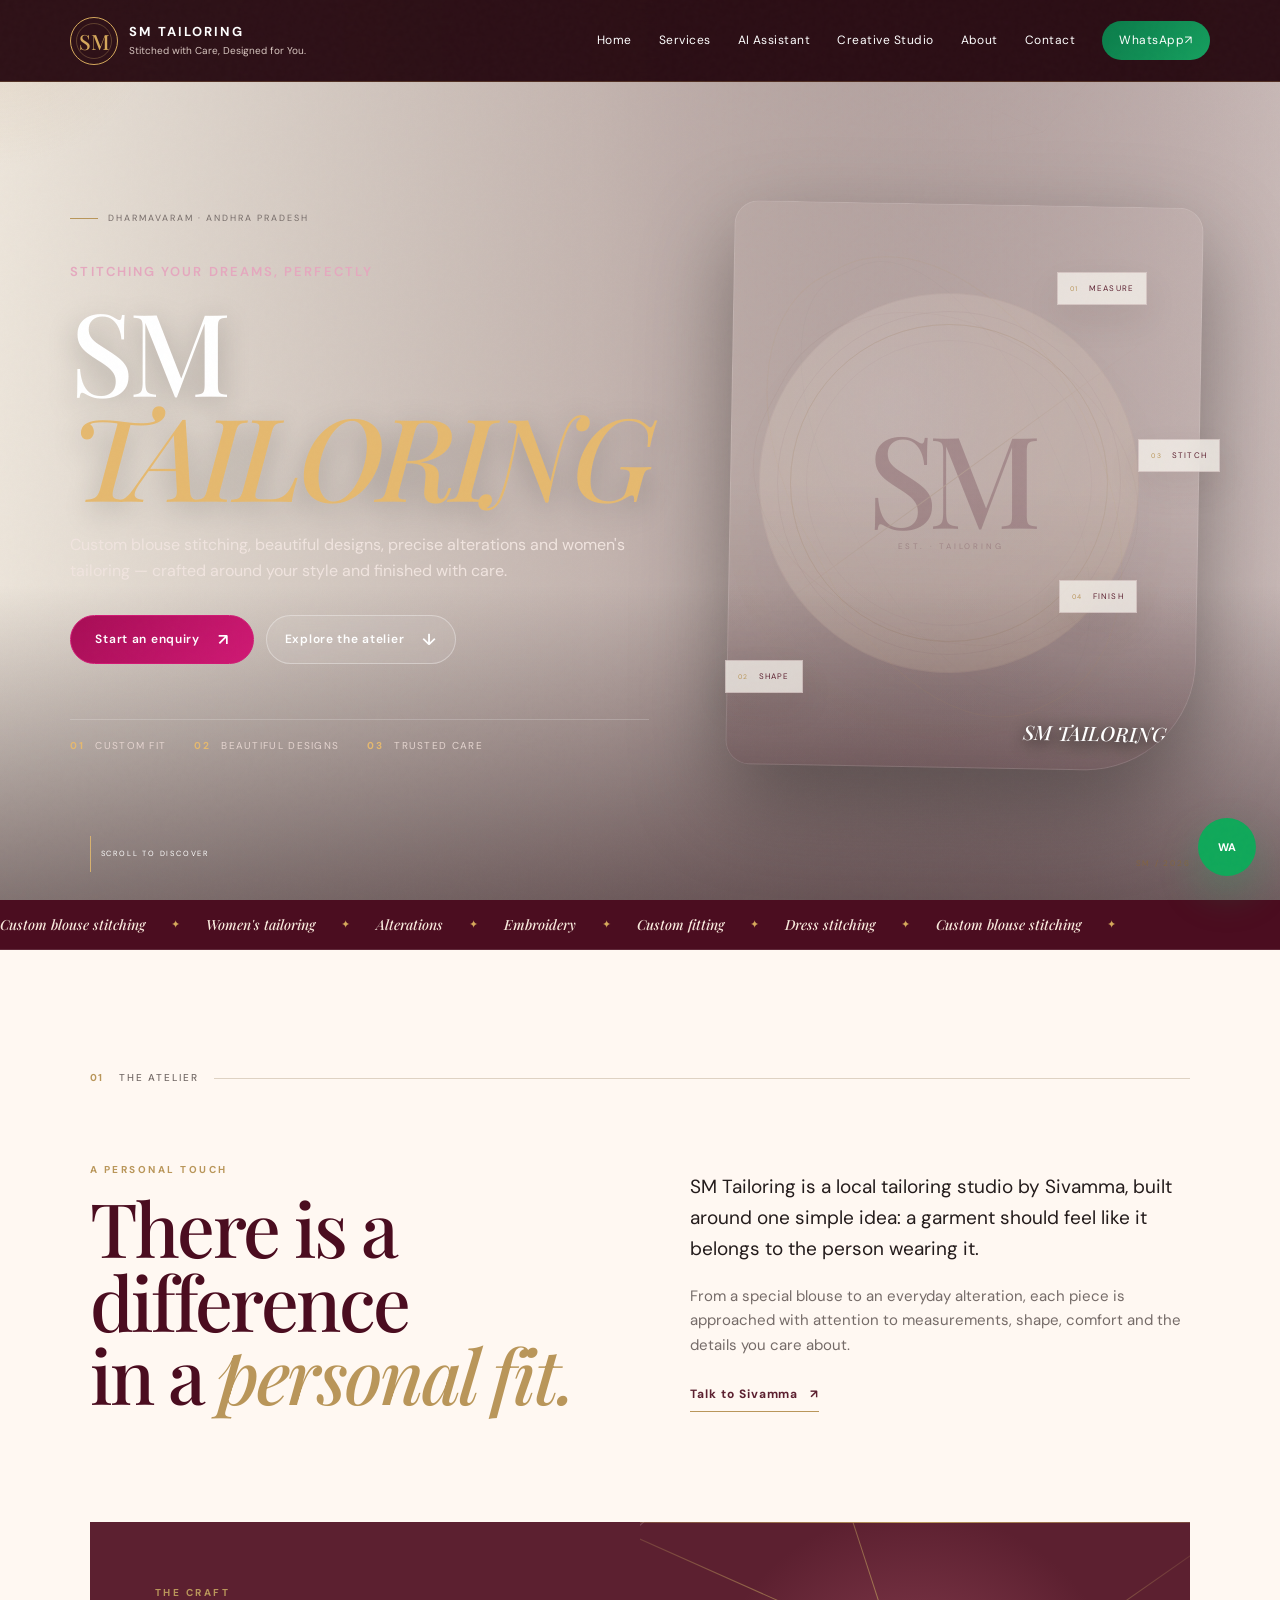
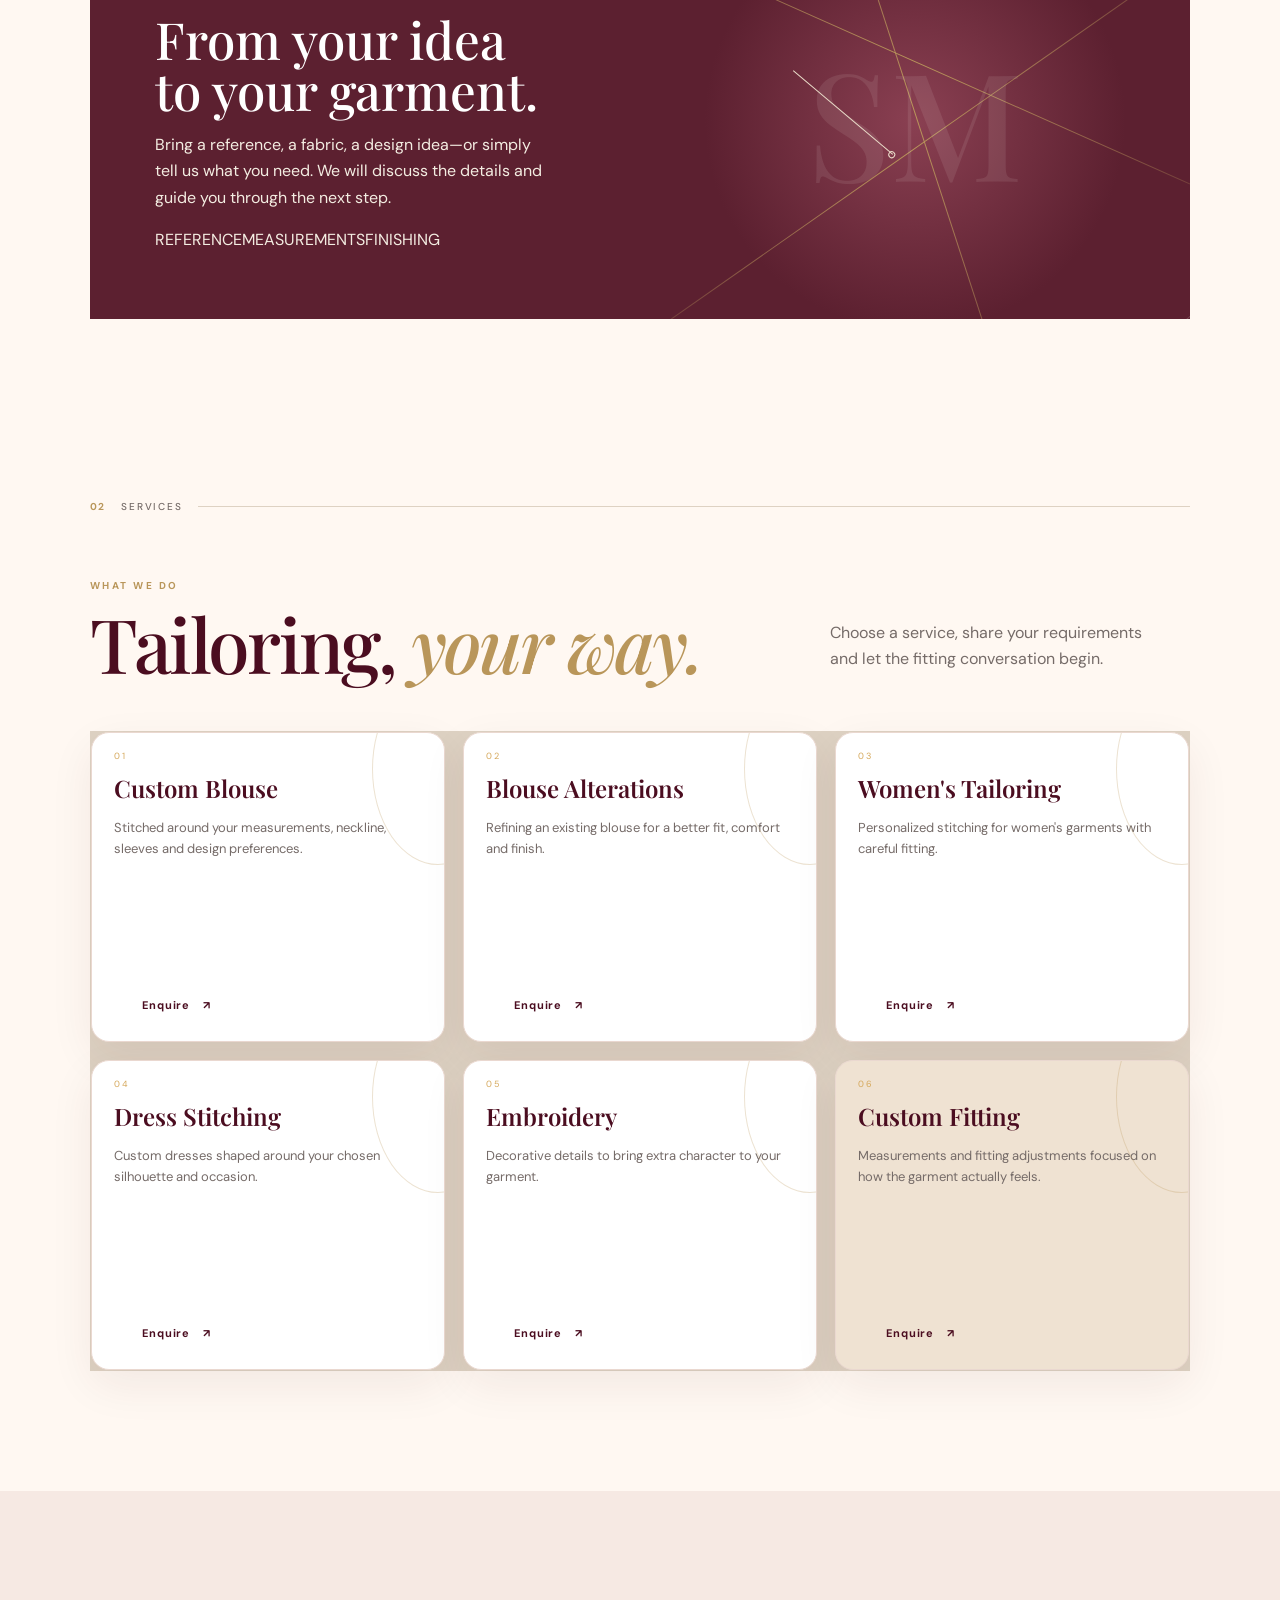
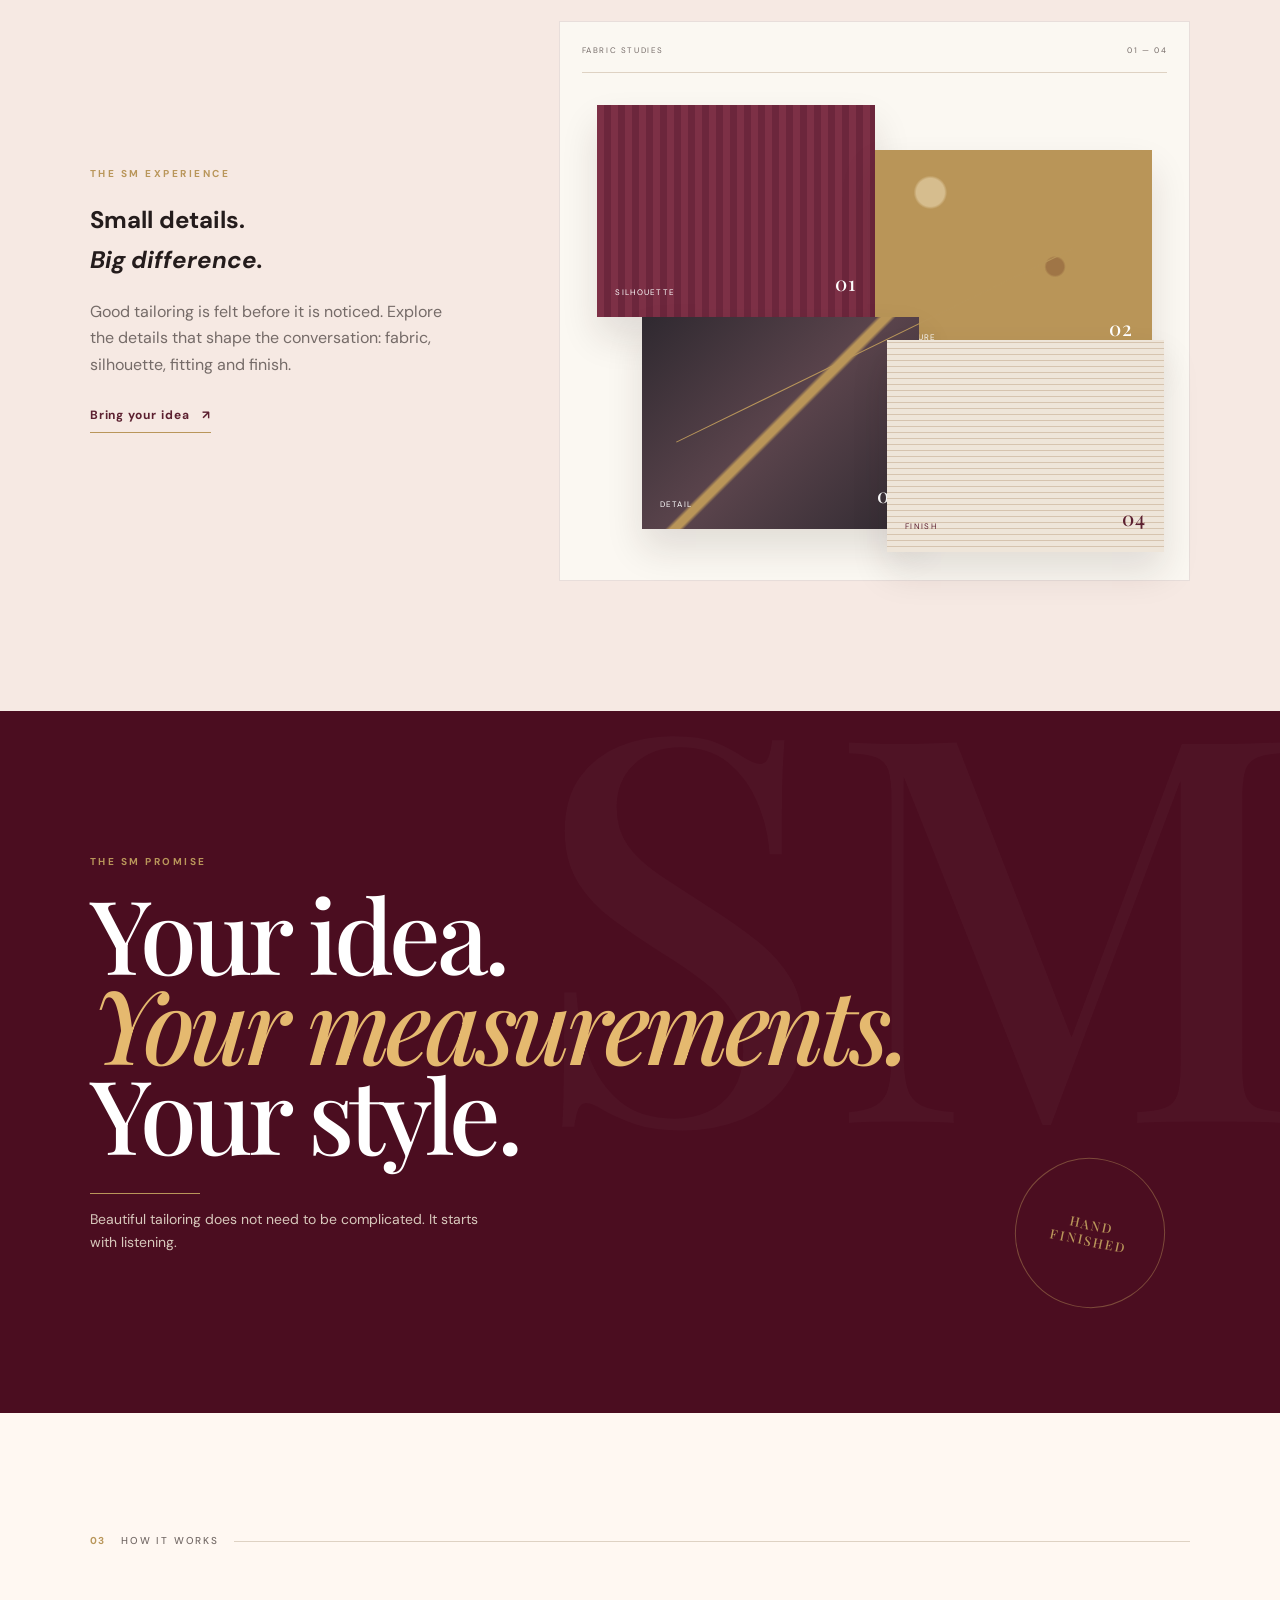
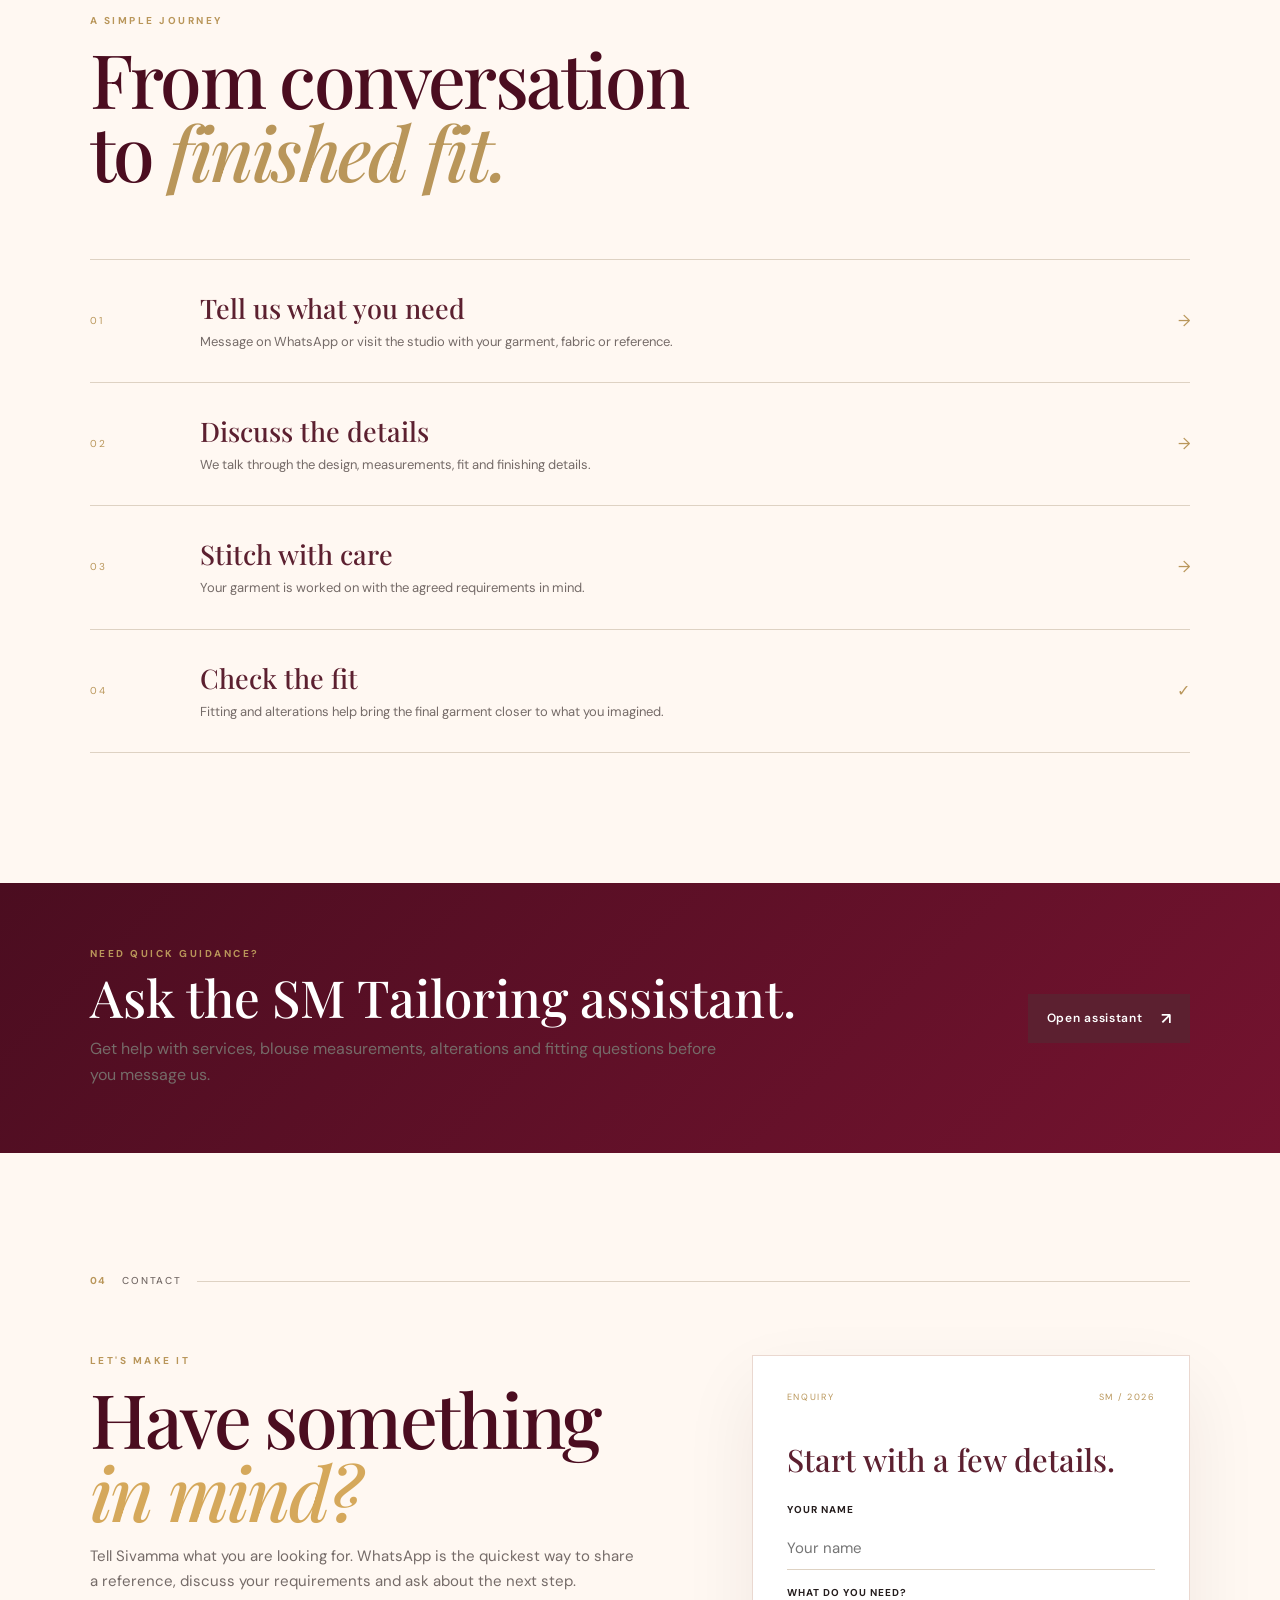
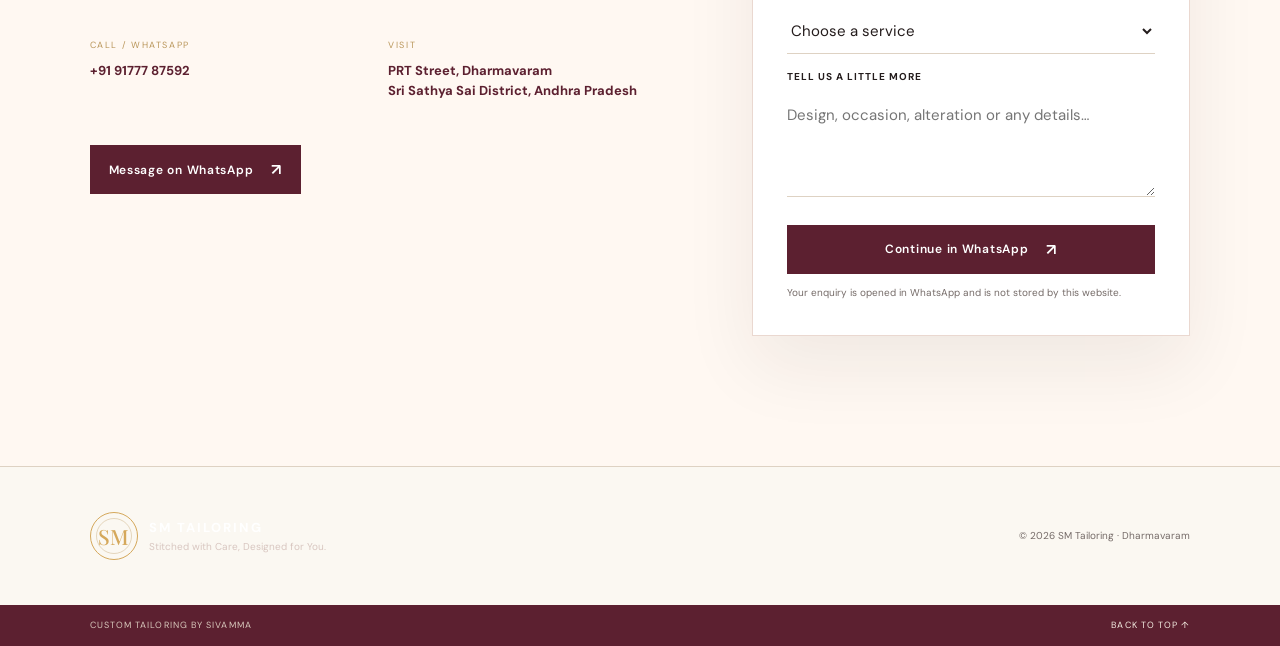
<file: index.html>
<!doctype html>
<html lang="en">
<head>
<meta charset="utf-8">
<meta name="viewport" content="width=device-width,initial-scale=1">
<title>SM Tailoring | Custom Blouses & Women's Tailoring in Dharmavaram</title>
<meta name="description" content="SM Tailoring by Sivamma in Dharmavaram, Andhra Pradesh. Custom blouse stitching, alterations, women's tailoring, dress stitching, embroidery and custom fitting.">
<meta name="theme-color" content="#5b1f32">
<meta name="color-scheme" content="light">
<meta property="og:title" content="SM Tailoring — Made for You">
<meta property="og:description" content="Custom tailoring and blouse stitching by Sivamma in Dharmavaram.">
<meta property="og:type" content="website">
<link rel="manifest" href="manifest.webmanifest">
<link rel="icon" href="favicon.svg" type="image/svg+xml">
<link rel="preconnect" href="https://fonts.googleapis.com">
<link rel="preconnect" href="https://fonts.gstatic.com" crossorigin>
<link href="https://fonts.googleapis.com/css2?family=DM+Sans:wght@400;500;600;700&family=Playfair+Display:ital,wght@500;600&display=swap" rel="stylesheet">
<link rel="stylesheet" href="style.css">
<link rel="canonical" href="https://sm-tailoring.vercel.app/">
<script type="application/ld+json">
{
  "@context":"https://schema.org",
  "@type":"LocalBusiness",
  "name":"SM Tailoring",
  "description":"Custom blouse stitching, alterations, women's tailoring, dress stitching, embroidery and custom fitting by Sivamma.",
  "telephone":"+91 91777 87592",
  "address":{"@type":"PostalAddress","streetAddress":"PRT Street","addressLocality":"Dharmavaram","addressRegion":"Andhra Pradesh","addressCountry":"IN"},
  "areaServed":"Dharmavaram, Andhra Pradesh, India",
  "url":"https://sm-tailoring.vercel.app/"
}
</script>
</head>
<body>
<div class="page-loader" aria-hidden="true"><span class="loader-mark">SM</span><span class="loader-line"><i></i></span><small>PREPARING THE ATELIER</small></div>
<div class="cursor-glow" aria-hidden="true"></div>
<div class="site-noise" aria-hidden="true"></div>
<div class="scroll-progress" aria-hidden="true"><i></i></div>
<header class="site-header" id="top">
  <a class="brand" href="#home" aria-label="SM Tailoring home"><span class="monogram">SM</span><span><b>SM TAILORING</b><small>Stitched with Care, Designed for You.</small></span></a>
  <button class="menu-toggle" aria-label="Open navigation" aria-expanded="false"><span></span><span></span></button>
  <nav class="nav" aria-label="Primary navigation"><a href="#home">Home</a><a href="#services">Services</a><a href="ai-assistant.html">AI Assistant</a><a href="creative-studio.html">Creative Studio</a><a href="#story">About</a><a href="#contact">Contact</a><a class="nav-cta magnetic" href="https://wa.me/919177787592?text=Hello%20SM%20Tailoring%2C%20I%27d%20like%20to%20enquire." target="_blank" rel="noopener"><span>WhatsApp</span><i>↗</i></a></nav>
</header>
<main>
<section class="hero" id="home">
  <canvas id="thread-canvas" aria-hidden="true"></canvas><div class="hero-wash" aria-hidden="true"></div>
  <div class="hero-grid">
    <div class="hero-copy reveal"><div class="hero-label"><span></span> DHARMAVARAM · ANDHRA PRADESH</div><p class="hero-kicker split-text">STITCHING YOUR DREAMS, PERFECTLY</p><h1>SM<br><em>TAILORING</em></h1><p class="hero-lead">Custom blouse stitching, beautiful designs, precise alterations and women's tailoring — crafted around your style and finished with care.</p>
      <div class="actions"><a class="button primary magnetic" href="https://wa.me/919177787592?text=Hello%20SM%20Tailoring%2C%20I%27d%20like%20to%20discuss%20a%20garment." target="_blank" rel="noopener"><span>Start an enquiry</span><i>↗</i></a><a class="button secondary" href="#services"><span>Explore the atelier</span><i>↓</i></a></div>
      <div class="hero-meta"><span><b>01</b> Custom fit</span><span><b>02</b> Beautiful designs</span><span><b>03</b> Trusted care</span></div>
    </div>
    <div class="hero-visual reveal reveal-delay" aria-label="SM Tailoring craftsmanship"><div class="hero-photo" role="img" aria-label="Tailor sewing fabric at a sewing machine"></div><div class="fashion-orbit orbit-one"></div><div class="fashion-orbit orbit-two"></div><div class="fashion-orbit orbit-three"></div>
      <div class="hero-medallion"><span class="medallion-ring ring-a"></span><span class="medallion-ring ring-b"></span><span class="needle-line"></span><strong>SM</strong><small>EST. · TAILORING</small></div>
      <div class="floating-tag tag-one"><small>01</small><span>Measure</span></div><div class="floating-tag tag-two"><small>02</small><span>Shape</span></div><div class="floating-tag tag-three"><small>03</small><span>Stitch</span></div><div class="floating-tag tag-four"><small>04</small><span>Finish</span></div>
    </div>
  </div>
  <a class="scroll-cue" href="#story"><span></span><small>Scroll to discover</small></a><div class="hero-corner">SM / 2026</div>
</section>
<section class="marquee" aria-label="Tailoring specialties"><div class="marquee-track"><span>Custom blouse stitching</span><i>✦</i><span>Women's tailoring</span><i>✦</i><span>Alterations</span><i>✦</i><span>Embroidery</span><i>✦</i><span>Custom fitting</span><i>✦</i><span>Dress stitching</span><i>✦</i><span>Custom blouse stitching</span><i>✦</i></div></section>
<section class="section story" id="story"><div class="section-index reveal">01 <span>THE ATELIER</span></div><div class="story-layout"><div class="story-title reveal"><p class="eyebrow">A PERSONAL TOUCH</p><h2>There is a difference<br>in a <em>personal fit.</em></h2></div><div class="story-copy reveal reveal-delay"><p class="lead-copy">SM Tailoring is a local tailoring studio by Sivamma, built around one simple idea: a garment should feel like it belongs to the person wearing it.</p><p>From a special blouse to an everyday alteration, each piece is approached with attention to measurements, shape, comfort and the details you care about.</p><a class="text-link magnetic" href="#contact"><span>Talk to Sivamma</span><span>↗</span></a></div></div>
  <div class="craft-panel reveal"><div class="craft-copy"><p class="eyebrow">THE CRAFT</p><h3>From your idea<br>to your garment.</h3><p>Bring a reference, a fabric, a design idea—or simply tell us what you need. We will discuss the details and guide you through the next step.</p><div class="craft-pills"><span>REFERENCE</span><span>MEASUREMENTS</span><span>FINISHING</span></div></div><div class="thread-art" aria-hidden="true"><span class="thread thread-1"></span><span class="thread thread-2"></span><span class="thread thread-3"></span><span class="thread thread-4"></span><b>SM</b><i class="needle"></i></div></div>
</section>
<section class="section services-section" id="services"><div class="section-index reveal">02 <span>SERVICES</span></div><div class="services-heading"><div class="reveal"><p class="eyebrow">WHAT WE DO</p><h2>Tailoring, <em>your way.</em></h2></div><p class="reveal reveal-delay">Choose a service, share your requirements and let the fitting conversation begin.</p></div>
  <div class="service-grid">
    <article class="service-card reveal" data-tilt><span class="service-no">01</span><div class="service-icon">◌</div><h3>Custom Blouse</h3><p>Stitched around your measurements, neckline, sleeves and design preferences.</p><a href="#contact">Enquire <span>↗</span></a></article>
    <article class="service-card reveal" data-tilt><span class="service-no">02</span><div class="service-icon">⌁</div><h3>Blouse Alterations</h3><p>Refining an existing blouse for a better fit, comfort and finish.</p><a href="#contact">Enquire <span>↗</span></a></article>
    <article class="service-card reveal" data-tilt><span class="service-no">03</span><div class="service-icon">◇</div><h3>Women's Tailoring</h3><p>Personalized stitching for women's garments with careful fitting.</p><a href="#contact">Enquire <span>↗</span></a></article>
    <article class="service-card reveal" data-tilt><span class="service-no">04</span><div class="service-icon">✧</div><h3>Dress Stitching</h3><p>Custom dresses shaped around your chosen silhouette and occasion.</p><a href="#contact">Enquire <span>↗</span></a></article>
    <article class="service-card reveal" data-tilt><span class="service-no">05</span><div class="service-icon">✦</div><h3>Embroidery</h3><p>Decorative details to bring extra character to your garment.</p><a href="#contact">Enquire <span>↗</span></a></article>
    <article class="service-card featured reveal" data-tilt><span class="service-no">06</span><div class="service-icon">◎</div><h3>Custom Fitting</h3><p>Measurements and fitting adjustments focused on how the garment actually feels.</p><a href="#contact">Enquire <span>↗</span></a></article>
  </div>
</section>
<section class="atelier-showcase" aria-label="The tailoring experience"><div class="showcase-grid"><div class="showcase-copy reveal"><p class="eyebrow">THE SM EXPERIENCE</p><h2>Small details.<br><em>Big difference.</em></h2><p>Good tailoring is felt before it is noticed. Explore the details that shape the conversation: fabric, silhouette, fitting and finish.</p><a class="text-link magnetic" href="#contact"><span>Bring your idea</span><span>↗</span></a></div><div class="material-board reveal reveal-delay"><div class="board-head"><span>FABRIC STUDIES</span><span>01 — 04</span></div><div class="swatch swatch-a"><span>Silhouette</span><b>01</b></div><div class="swatch swatch-b"><span>Texture</span><b>02</b></div><div class="swatch swatch-c"><span>Detail</span><b>03</b></div><div class="swatch swatch-d"><span>Finish</span><b>04</b></div><div class="board-thread"></div></div></div></section>
<section class="statement"><div class="statement-inner reveal"><p class="eyebrow">THE SM PROMISE</p><h2>Your idea.<br><em>Your measurements.</em><br>Your style.</h2><div class="statement-line"></div><p>Beautiful tailoring does not need to be complicated. It starts with listening.</p></div><div class="statement-stamp" aria-hidden="true">HAND<br>FINISHED</div></section>
<section class="section process" id="process"><div class="section-index reveal">03 <span>HOW IT WORKS</span></div><div class="process-heading reveal"><p class="eyebrow">A SIMPLE JOURNEY</p><h2>From conversation<br>to <em>finished fit.</em></h2></div><div class="process-list"><div class="process-item reveal"><span>01</span><div><h3>Tell us what you need</h3><p>Message on WhatsApp or visit the studio with your garment, fabric or reference.</p></div><b>→</b></div><div class="process-item reveal"><span>02</span><div><h3>Discuss the details</h3><p>We talk through the design, measurements, fit and finishing details.</p></div><b>→</b></div><div class="process-item reveal"><span>03</span><div><h3>Stitch with care</h3><p>Your garment is worked on with the agreed requirements in mind.</p></div><b>→</b></div><div class="process-item reveal"><span>04</span><div><h3>Check the fit</h3><p>Fitting and alterations help bring the final garment closer to what you imagined.</p></div><b>✓</b></div></div></section>
<section class="ai-strip"><div><p class="eyebrow">NEED QUICK GUIDANCE?</p><h2>Ask the SM Tailoring assistant.</h2><p>Get help with services, blouse measurements, alterations and fitting questions before you message us.</p></div><a class="button light magnetic" href="ai-assistant.html"><span>Open assistant</span><i>↗</i></a></section>
<section class="section contact-section" id="contact"><div class="section-index reveal">04 <span>CONTACT</span></div><div class="contact-grid"><div class="contact-copy reveal"><p class="eyebrow">LET'S MAKE IT</p><h2>Have something<br><em>in mind?</em></h2><p>Tell Sivamma what you are looking for. WhatsApp is the quickest way to share a reference, discuss your requirements and ask about the next step.</p><div class="contact-details"><a href="tel:+919177787592"><small>CALL / WHATSAPP</small><strong>+91 91777 87592</strong></a><div><small>VISIT</small><strong>PRT Street, Dharmavaram<br>Sri Sathya Sai District, Andhra Pradesh</strong></div></div><a class="button primary magnetic" href="https://wa.me/919177787592?text=Hello%20SM%20Tailoring%2C%20I%27d%20like%20to%20enquire%20about%20a%20garment." target="_blank" rel="noopener"><span>Message on WhatsApp</span><i>↗</i></a></div>
<form id="enquiry-form" class="enquiry-card reveal reveal-delay"><div class="form-top"><span>ENQUIRY</span><span>SM / 2026</span></div><h3>Start with a few details.</h3><label for="customer-name">Your name</label><input id="customer-name" name="name" required maxlength="80" autocomplete="name" placeholder="Your name"><label for="service">What do you need?</label><select id="service" name="service" required><option value="">Choose a service</option><option>Custom blouse stitching</option><option>Blouse alterations</option><option>Women's tailoring</option><option>Dress stitching</option><option>Embroidery</option><option>Custom fitting</option><option>Other</option></select><label for="message">Tell us a little more</label><textarea id="message" name="message" rows="4" maxlength="500" placeholder="Design, occasion, alteration or any details…"></textarea><button class="button primary" type="submit"><span>Continue in WhatsApp</span><i>↗</i></button><small>Your enquiry is opened in WhatsApp and is not stored by this website.</small></form></div></section>
</main>
<footer><div class="footer-main"><a class="brand" href="#home"><span class="monogram">SM</span><span><b>SM TAILORING</b><small>Stitched with Care, Designed for You.</small></span></a><p>© <span id="year"></span> SM Tailoring · Dharmavaram</p></div><div class="footer-bottom"><span>Custom tailoring by Sivamma</span><a href="#top">Back to top ↑</a></div></footer>
<a class="floating-wa magnetic" href="https://wa.me/919177787592?text=Hello%20SM%20Tailoring%2C%20I%27d%20like%20to%20enquire." target="_blank" rel="noopener" aria-label="Chat with SM Tailoring on WhatsApp"><span>WA</span><i>Chat</i></a>
<script src="script.js"></script>
</body>
</html>
</file>
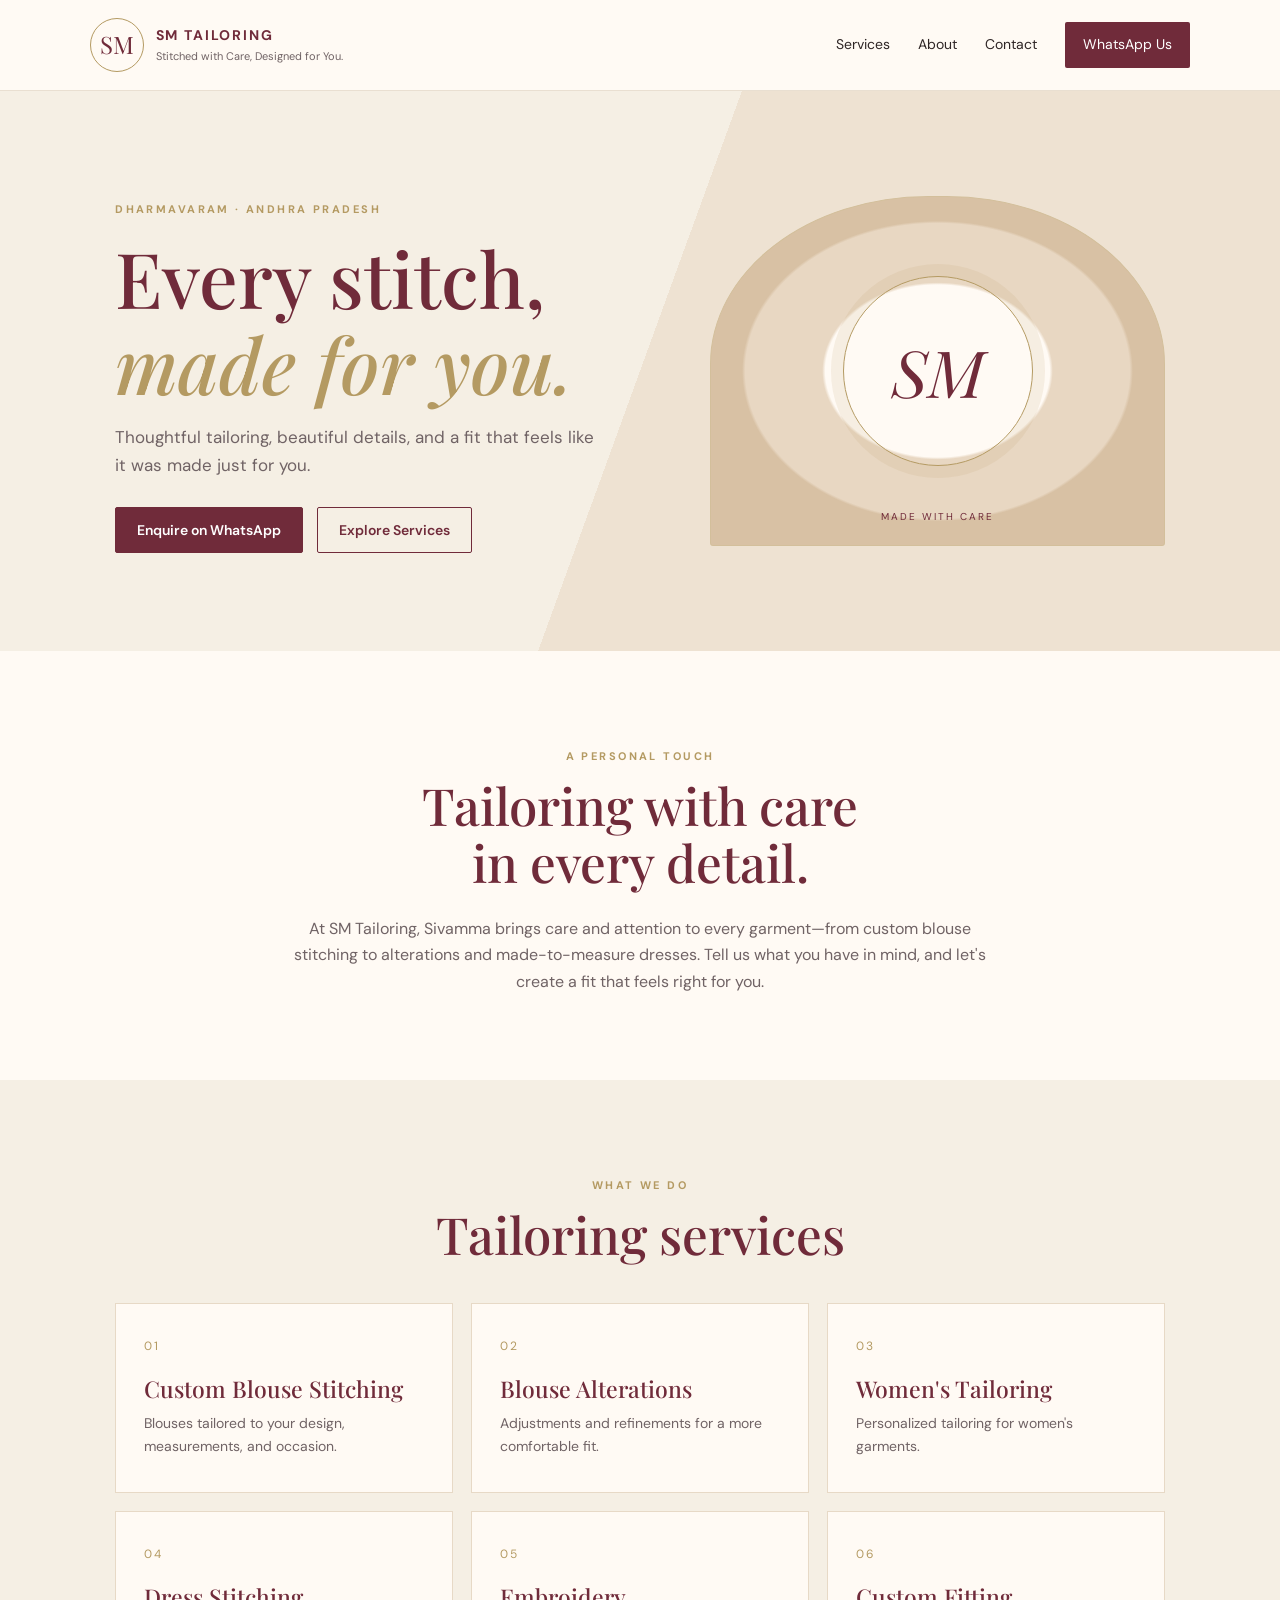
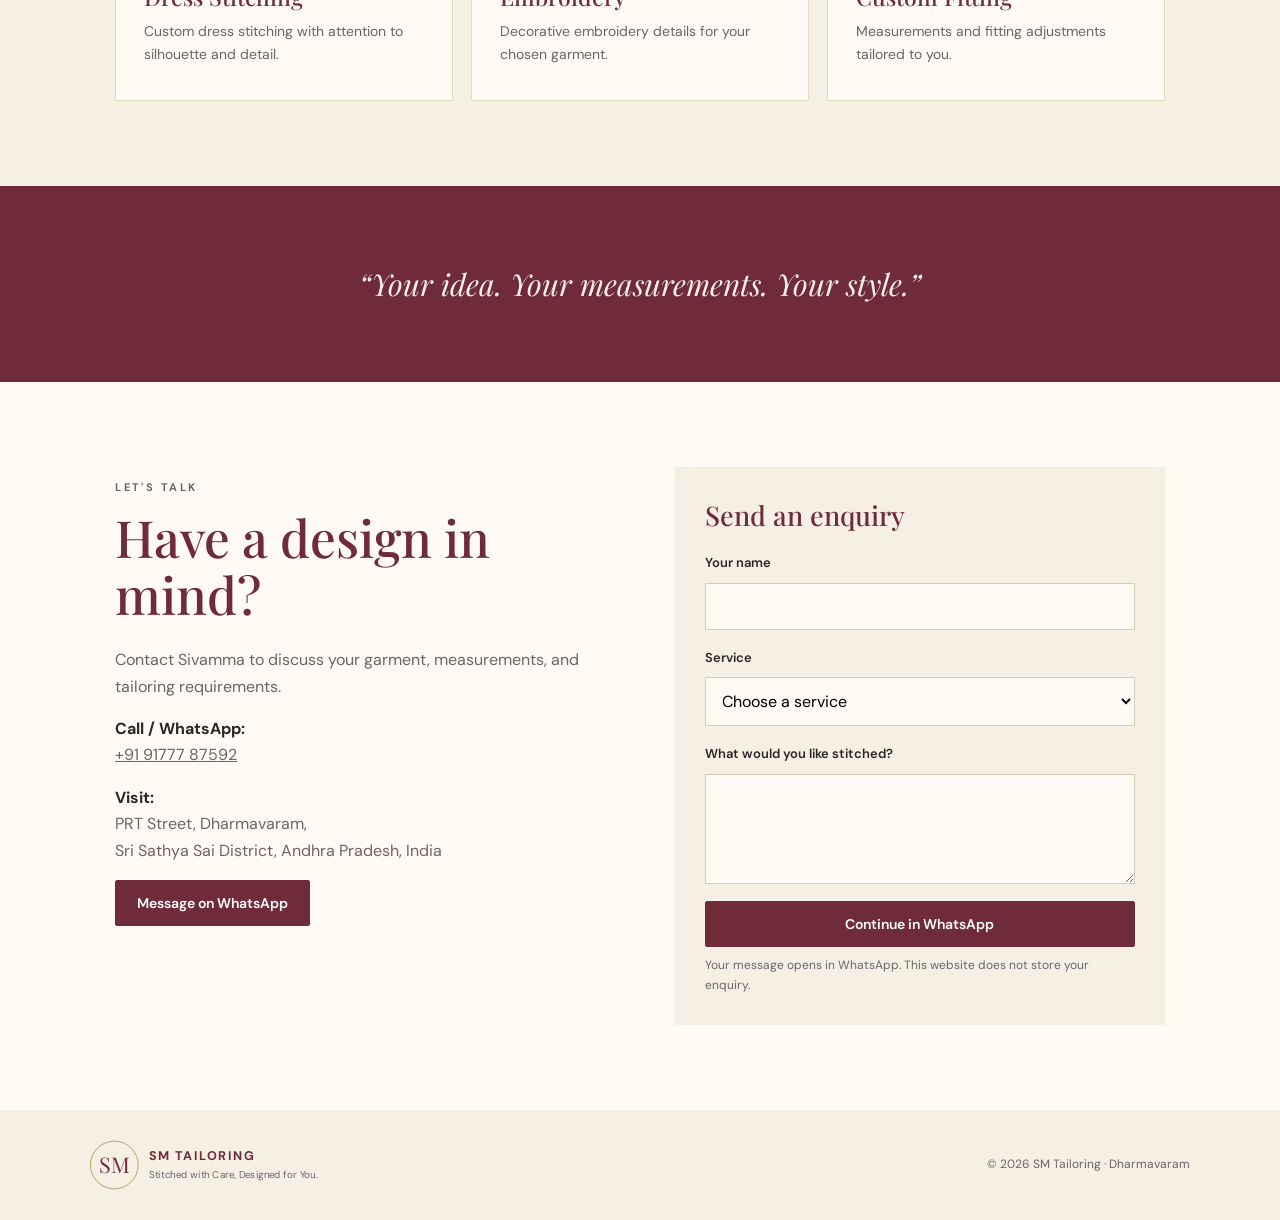
<file: sm-tailoring/index.html>
<!doctype html>
<html lang="en">
<head>
<meta charset="utf-8"><meta name="viewport" content="width=device-width,initial-scale=1">
<title>SM Tailoring | Custom Blouses & Women's Tailoring in Dharmavaram</title>
<meta name="description" content="SM Tailoring by Sivamma in Dharmavaram offers custom blouse stitching, alterations, dress stitching, embroidery and custom fitting.">
<meta name="theme-color" content="#702b3a">
<link rel="stylesheet" href="style.css">
</head>
<body>
<header class="site-header"><a class="brand" href="#home"><span class="monogram">SM</span><span><b>SM TAILORING</b><small>Stitched with Care, Designed for You.</small></span></a><button class="menu-toggle" aria-label="Toggle navigation" aria-expanded="false">☰</button><nav class="nav"><a href="#services">Services</a><a href="#about">About</a><a href="#contact">Contact</a><a class="nav-cta" href="https://wa.me/919177787592" target="_blank" rel="noopener">WhatsApp Us</a></nav></header>
<main>
<section class="hero" id="home"><div class="hero-content"><p class="eyebrow">DHARMAVARAM · ANDHRA PRADESH</p><h1>Every stitch,<br><em>made for you.</em></h1><p>Thoughtful tailoring, beautiful details, and a fit that feels like it was made just for you.</p><div class="actions"><a class="button primary" href="#contact">Enquire on WhatsApp</a><a class="button secondary" href="#services">Explore Services</a></div></div><div class="hero-art" role="img" aria-label="Decorative tailoring illustration"><div class="thread-circle">SM</div><span>Made with care</span></div></section>
<section class="intro section" id="about"><p class="eyebrow">A PERSONAL TOUCH</p><h2>Tailoring with care<br>in every detail.</h2><p class="intro-copy">At SM Tailoring, Sivamma brings care and attention to every garment—from custom blouse stitching to alterations and made-to-measure dresses. Tell us what you have in mind, and let's create a fit that feels right for you.</p></section>
<section class="section services" id="services"><p class="eyebrow">WHAT WE DO</p><h2>Tailoring services</h2><div class="service-grid"><article><span>01</span><h3>Custom Blouse Stitching</h3><p>Blouses tailored to your design, measurements, and occasion.</p></article><article><span>02</span><h3>Blouse Alterations</h3><p>Adjustments and refinements for a more comfortable fit.</p></article><article><span>03</span><h3>Women's Tailoring</h3><p>Personalized tailoring for women's garments.</p></article><article><span>04</span><h3>Dress Stitching</h3><p>Custom dress stitching with attention to silhouette and detail.</p></article><article><span>05</span><h3>Embroidery</h3><p>Decorative embroidery details for your chosen garment.</p></article><article><span>06</span><h3>Custom Fitting</h3><p>Measurements and fitting adjustments tailored to you.</p></article></div></section>
<section class="quote-band"><p>“Your idea. Your measurements. Your style.”</p></section>
<section class="section contact" id="contact"><div><p class="eyebrow">LET'S TALK</p><h2>Have a design in mind?</h2><p>Contact Sivamma to discuss your garment, measurements, and tailoring requirements.</p><p><strong>Call / WhatsApp:</strong><br><a href="tel:+919177787592">+91 91777 87592</a></p><p><strong>Visit:</strong><br>PRT Street, Dharmavaram,<br>Sri Sathya Sai District, Andhra Pradesh, India</p><a class="button primary" href="https://wa.me/919177787592?text=Hello%20SM%20Tailoring%2C%20I%27d%20like%20to%20enquire%20about%20tailoring." target="_blank" rel="noopener">Message on WhatsApp</a></div><form id="enquiry-form"><h3>Send an enquiry</h3><label for="customer-name">Your name</label><input id="customer-name" name="name" required maxlength="80"><label for="service">Service</label><select id="service" name="service" required><option value="">Choose a service</option><option>Custom blouse stitching</option><option>Blouse alterations</option><option>Women's tailoring</option><option>Dress stitching</option><option>Embroidery</option><option>Custom fitting</option><option>Other</option></select><label for="message">What would you like stitched?</label><textarea id="message" name="message" rows="4" maxlength="500"></textarea><button class="button primary" type="submit">Continue in WhatsApp</button><small>Your message opens in WhatsApp. This website does not store your enquiry.</small></form></section>
</main><footer><a class="brand footer-brand" href="#home"><span class="monogram">SM</span><span><b>SM TAILORING</b><small>Stitched with Care, Designed for You.</small></span></a><p>© <span id="year"></span> SM Tailoring · Dharmavaram</p></footer><script src="script.js"></script></body></html>
</file>
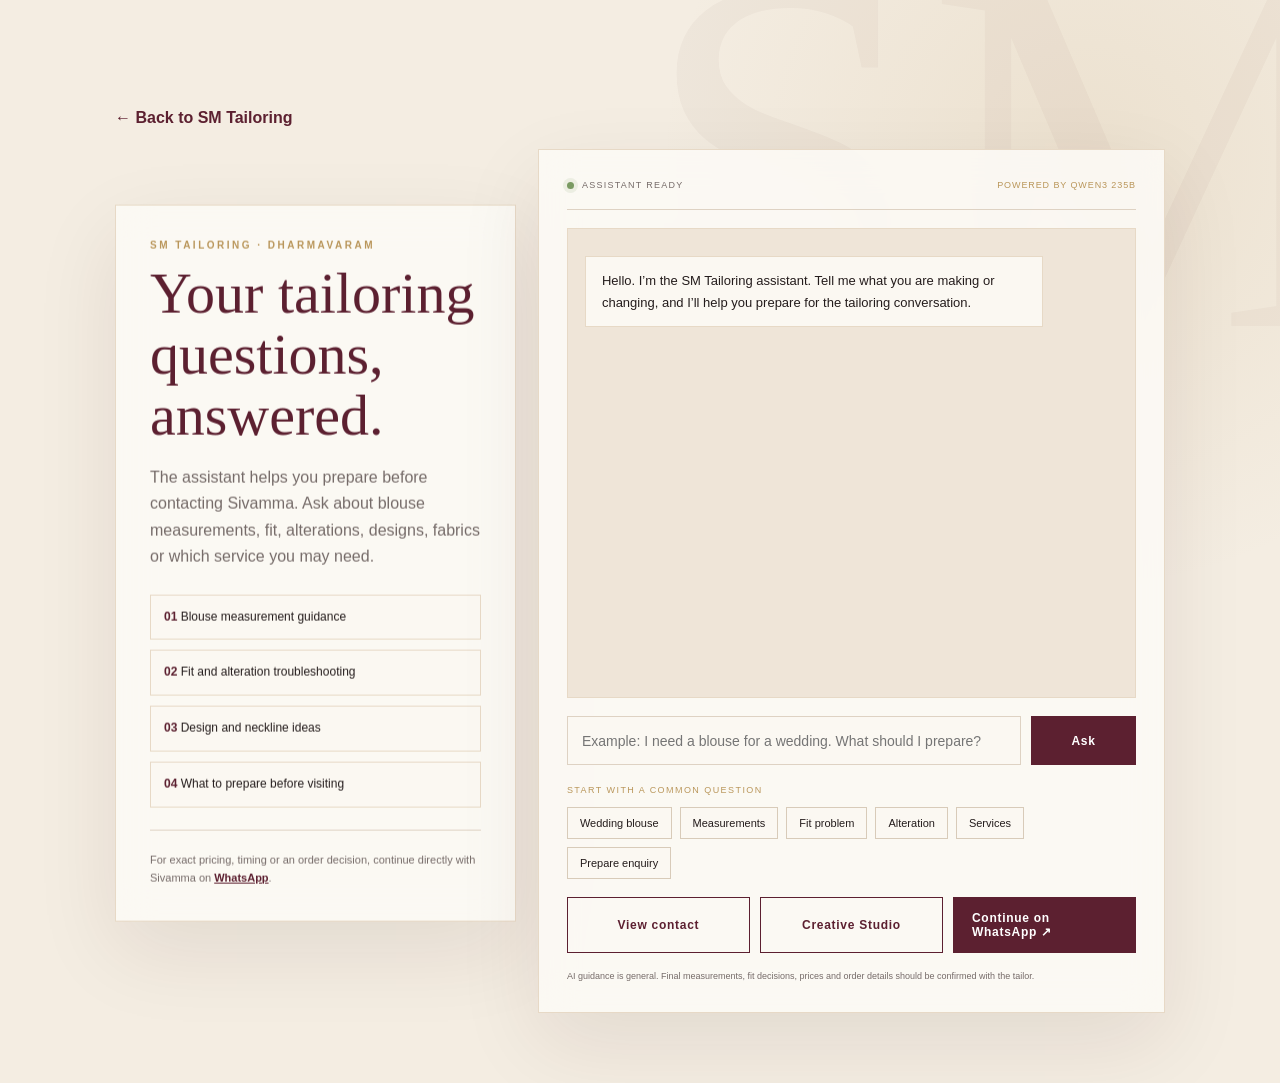
<file: ai-assistant.html>
<!doctype html>
<html lang="en">
<head>
<meta charset="utf-8">
<meta name="viewport" content="width=device-width,initial-scale=1">
<title>AI Tailoring Assistant | SM Tailoring</title>
<meta name="description" content="AI-powered tailoring guidance from SM Tailoring in Dharmavaram. Get help with blouse designs, measurements, alterations, fitting and enquiries.">
<link rel="stylesheet" href="style.css">
<style>
.assistant-page{min-height:100vh;padding:105px 6% 70px;background:radial-gradient(circle at 85% 15%,rgba(185,149,88,.14),transparent 30%),var(--cream);position:relative;overflow:hidden}
.assistant-page:before{content:'SM';position:absolute;right:-8vw;top:-8vw;font:500 40vw/1 'Playfair Display',serif;color:rgba(91,31,50,.035);pointer-events:none}
.assistant-shell{max-width:1050px;margin:auto;position:relative;z-index:1}
.back{display:inline-block;margin-bottom:18px;color:var(--wine);text-decoration:none;font-weight:600}
.assistant-layout{display:grid;grid-template-columns:.78fr 1.22fr;gap:22px;align-items:start}
.assistant-intro,.assistant-card{background:rgba(252,250,246,.9);backdrop-filter:blur(18px);border:1px solid #e7d9c6;box-shadow:0 30px 80px rgba(50,27,25,.09)}
.assistant-intro{padding:34px;position:sticky;top:100px}
.assistant-title{font:500 clamp(38px,6vw,58px)/1.05 'Playfair Display',serif;color:var(--wine);margin:12px 0 18px}
.assistant-note{color:var(--muted);margin:0 0 24px}
.consult-list{display:grid;gap:10px;margin:0;padding:0;list-style:none}
.consult-list li{padding:12px 13px;background:var(--paper);border:1px solid #e7d9c6;font-size:12px}
.consult-list b{color:var(--wine)}
.whatsapp-mini{margin-top:22px;padding-top:20px;border-top:1px solid var(--line);font-size:11px;color:var(--muted)}
.whatsapp-mini a{color:var(--wine);font-weight:700}
.assistant-card{padding:28px}
.chat-head{display:flex;justify-content:space-between;align-items:center;gap:12px;padding-bottom:16px;border-bottom:1px solid var(--line)}
.status{display:flex;align-items:center;gap:8px;font-size:9px;letter-spacing:.14em;text-transform:uppercase;color:var(--muted)}
.status i{width:7px;height:7px;border-radius:50%;background:#7a9a62;box-shadow:0 0 0 4px rgba(122,154,98,.12)}
.model-note{font-size:9px;color:var(--gold);letter-spacing:.1em;text-transform:uppercase}
.chat{height:470px;overflow:auto;margin:18px 0;padding:17px;background:#efe5d8;border:1px solid #e7d9c6;scroll-behavior:smooth}
.msg{max-width:86%;padding:13px 16px;margin:10px 0;white-space:pre-wrap;animation:assistantIn .4s cubic-bezier(.22,1,.36,1);font-size:13px}
.msg.assistant{background:var(--paper);border:1px solid #e7d9c6}
.msg.user{margin-left:auto;background:var(--wine);color:white}
.typing{opacity:.65;font-style:italic}
.assistant-form{display:grid;grid-template-columns:1fr auto;gap:10px}
.assistant-form input{margin:0;border:1px solid var(--line);padding:13px 14px;background:var(--paper);outline:none;font:14px 'DM Sans',sans-serif}
.assistant-form input:focus{border-color:var(--gold)}
.assistant-form button{min-width:105px}
.quick-title{margin:18px 0 9px;font-size:9px;letter-spacing:.16em;text-transform:uppercase;color:var(--gold)}
.quick{display:flex;gap:8px;flex-wrap:wrap}
.quick button{border:1px solid #d8cbb9;background:var(--paper);padding:9px 12px;cursor:pointer;transition:transform .3s,background .3s;font:11px 'DM Sans',sans-serif;color:var(--ink)}
.quick button:hover{transform:translateY(-2px);background:#fff}
.actions{display:flex;gap:10px;flex-wrap:wrap;margin-top:18px}
.actions .button{flex:1}
.disclaimer{font-size:9px;color:var(--muted);margin:16px 0 0}
@media(max-width:850px){.assistant-layout{grid-template-columns:1fr}.assistant-intro{position:static}.assistant-intro{padding:26px}.chat{height:410px}}
@media(max-width:600px){.assistant-page{padding:35px 5%}.assistant-card{padding:18px}.assistant-form{grid-template-columns:1fr}.assistant-form button{width:100%}.actions .button{width:100%}}
@keyframes assistantIn{from{opacity:0;transform:translateY(8px)}to{opacity:1;transform:none}}
@media(prefers-reduced-motion:reduce){.msg,.quick button{animation:none;transition:none}}
</style>
</head>
<body>
<main class="assistant-page">
<div class="assistant-shell">
<a class="back" href="index.html">← Back to SM Tailoring</a>
<div class="assistant-layout">
<section class="assistant-intro">
<p class="eyebrow">SM TAILORING · DHARMAVARAM</p>
<h1 class="assistant-title">Your tailoring questions, answered.</h1>
<p class="assistant-note">The assistant helps you prepare before contacting Sivamma. Ask about blouse measurements, fit, alterations, designs, fabrics or which service you may need.</p>
<ul class="consult-list">
<li><b>01</b> Blouse measurement guidance</li>
<li><b>02</b> Fit and alteration troubleshooting</li>
<li><b>03</b> Design and neckline ideas</li>
<li><b>04</b> What to prepare before visiting</li>
</ul>
<div class="whatsapp-mini">For exact pricing, timing or an order decision, continue directly with Sivamma on <a href="https://wa.me/919177787592?text=Hello%20SM%20Tailoring%2C%20I%20used%20your%20AI%20assistant%20and%20would%20like%20to%20ask%20about%20an%20order." target="_blank" rel="noopener">WhatsApp</a>.</div>
</section>

<section class="assistant-card" aria-label="SM Tailoring AI assistant">
<div class="chat-head">
<div class="status"><i></i> Assistant ready</div>
<div class="model-note">Powered by Qwen3 235B</div>
</div>

<div id="chat" class="chat" aria-live="polite">
<div class="msg assistant">Hello. I’m the SM Tailoring assistant. Tell me what you are making or changing, and I’ll help you prepare for the tailoring conversation.</div>
</div>

<form id="assistant-form" class="assistant-form">
<input id="message" maxlength="1500" autocomplete="off" aria-label="Your tailoring question" placeholder="Example: I need a blouse for a wedding. What should I prepare?" required>
<button class="button primary" type="submit">Ask</button>
</form>

<p class="quick-title">Start with a common question</p>
<div class="quick">
<button type="button" data-question="I need a blouse for a wedding. What details should I decide before stitching?">Wedding blouse</button>
<button type="button" data-question="What measurements are usually needed for a blouse?">Measurements</button>
<button type="button" data-question="My blouse feels tight under the arms. What could be causing it?">Fit problem</button>
<button type="button" data-question="I have an existing blouse that needs alteration. What should I bring?">Alteration</button>
<button type="button" data-question="What services does SM Tailoring provide?">Services</button>
<button type="button" data-question="What should I send on WhatsApp before visiting?">Prepare enquiry</button>
</div>

<div class="actions">
<a class="button secondary" href="index.html#contact">View contact</a>
<a class="button secondary" href="creative-studio.html">Creative Studio</a>
<a class="button primary" href="https://wa.me/919177787592?text=Hello%20SM%20Tailoring%2C%20I%20used%20your%20AI%20assistant%20and%20would%20like%20to%20ask%20about%20an%20order." target="_blank" rel="noopener">Continue on WhatsApp ↗</a>
</div>
<p class="disclaimer">AI guidance is general. Final measurements, fit decisions, prices and order details should be confirmed with the tailor.</p>
</section>
</div>
</div>
</main>

<script>
const chat=document.querySelector('#chat');
const form=document.querySelector('#assistant-form');
const input=document.querySelector('#message');
const button=form.querySelector('button');
const messages=[];

function addMessage(text,type,extra=''){
  const el=document.createElement('div');
  el.className='msg '+type+' '+extra;
  el.textContent=text;
  chat.appendChild(el);
  chat.scrollTop=chat.scrollHeight;
  return el;
}

async function ask(message){
  const clean=message.trim();
  if(!clean)return;

  addMessage(clean,'user');
  messages.push({role:'user',content:clean});
  input.value='';
  input.disabled=true;
  button.disabled=true;

  const thinking=addMessage('Thinking…','assistant','typing');

  try{
    const response=await fetch('/api/chat',{
      method:'POST',
      headers:{'Content-Type':'application/json'},
      body:JSON.stringify({message:clean,history:messages.slice(-9,-1)})
    });
    const data=await response.json();
    thinking.remove();

    if(!response.ok) throw new Error(data.error||'Request failed');

    addMessage(data.answer,'assistant');
    messages.push({role:'assistant',content:data.answer});
  }catch(error){
    thinking.remove();
    const fallback='I can still help with services, blouse measurements, alterations and fitting. For exact pricing or order details, please continue on WhatsApp.';
    addMessage(error.message&&error.message.includes('not configured')?fallback:error.message||fallback,'assistant');
  }finally{
    input.disabled=false;
    button.disabled=false;
    input.focus();
  }
}

form.addEventListener('submit',event=>{
  event.preventDefault();
  ask(input.value);
});

document.querySelectorAll('[data-question]').forEach(item=>{
  item.addEventListener('click',()=>ask(item.dataset.question));
});
</script>
</body>
</html>
</file>
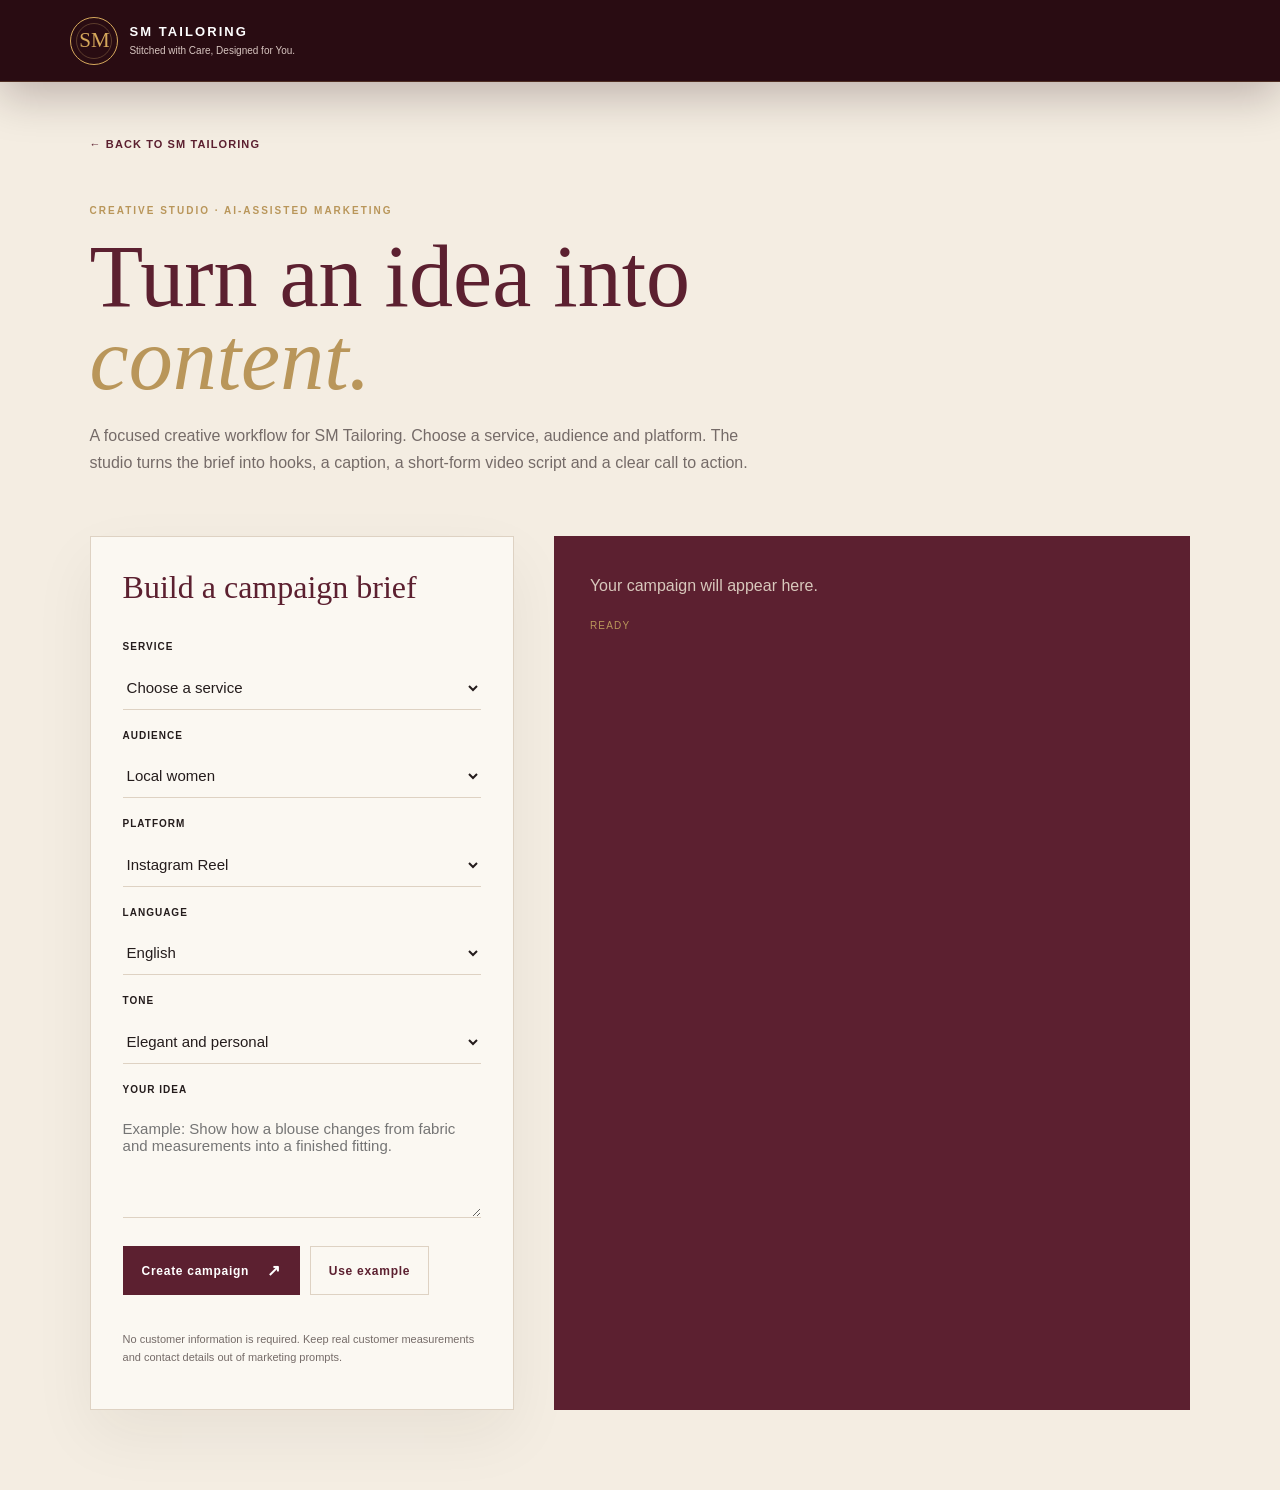
<file: creative-studio.html>
<!doctype html>
<html lang="en">
<head>
<meta charset="utf-8">
<meta name="viewport" content="width=device-width,initial-scale=1">
<title>SM Tailoring | Creative Studio</title>
<meta name="description" content="Create a marketing brief, social hooks, caption and short-form video script for SM Tailoring.">
<link rel="stylesheet" href="style.css">
<style>
.creative-page{min-height:100vh;background:var(--cream);padding:130px 7% 80px}.creative-shell{max-width:1180px;margin:auto}.creative-kicker{font-size:10px;letter-spacing:.2em;color:var(--gold);font-weight:700}.creative-title{font:500 clamp(48px,7vw,88px)/.95 'Playfair Display',serif;color:var(--wine);margin:15px 0 20px}.creative-title em{color:var(--gold)}.creative-intro{max-width:680px;color:var(--muted);font-size:16px;line-height:1.7}.studio-grid{display:grid;grid-template-columns:.8fr 1.2fr;gap:40px;margin-top:60px}.studio-card{background:var(--paper);border:1px solid var(--line);padding:32px;box-shadow:0 25px 60px rgba(40,27,23,.06)}.studio-card h2{font:500 32px 'Playfair Display',serif;color:var(--wine);margin:0 0 25px}.studio-form{display:grid;gap:10px}.studio-form label{font-size:10px;font-weight:700;letter-spacing:.1em;text-transform:uppercase;margin-top:8px}.studio-form input,.studio-form select,.studio-form textarea{width:100%;border:0;border-bottom:1px solid var(--line);background:transparent;padding:12px 0;outline:none;font:15px 'DM Sans',sans-serif;color:var(--ink)}.studio-form textarea{resize:vertical}.studio-form input:focus,.studio-form select:focus,.studio-form textarea:focus{border-color:var(--gold)}.studio-actions{display:flex;gap:10px;flex-wrap:wrap;margin-top:18px}.studio-output{min-height:460px;background:var(--wine);color:var(--cream);padding:36px;white-space:pre-wrap;line-height:1.7}.studio-output h2{color:#fff}.studio-output .placeholder{color:#d8c8bc}.studio-status{font-size:10px;letter-spacing:.12em;text-transform:uppercase;color:var(--gold);margin-top:18px}.studio-note{font-size:11px;color:var(--muted);margin-top:25px}.studio-back{display:inline-flex;color:var(--wine);text-decoration:none;font-size:11px;font-weight:700;letter-spacing:.1em;margin-bottom:40px}.button.ghost{background:transparent;color:var(--wine);border:1px solid var(--line)}@media(max-width:850px){.studio-grid{grid-template-columns:1fr}.creative-page{padding:110px 6% 60px}}
</style>
</head>
<body>
<header class="site-header scrolled">
<a class="brand" href="index.html"><span class="monogram">SM</span><span><b>SM TAILORING</b><small>Stitched with Care, Designed for You.</small></span></a>
</header>
<main class="creative-page">
<div class="creative-shell">
<a class="studio-back" href="index.html">← BACK TO SM TAILORING</a>
<p class="creative-kicker">CREATIVE STUDIO · AI-ASSISTED MARKETING</p>
<h1 class="creative-title">Turn an idea into<br><em>content.</em></h1>
<p class="creative-intro">A focused creative workflow for SM Tailoring. Choose a service, audience and platform. The studio turns the brief into hooks, a caption, a short-form video script and a clear call to action.</p>
<div class="studio-grid">
<section class="studio-card">
<h2>Build a campaign brief</h2>
<form id="creative-form" class="studio-form">
<label for="service">Service</label>
<select id="service" required><option value="">Choose a service</option><option>Custom blouse stitching</option><option>Blouse alterations</option><option>Women's tailoring</option><option>Dress stitching</option><option>Embroidery</option><option>Custom fitting</option></select>
<label for="audience">Audience</label>
<select id="audience"><option>Local women</option><option>Bridal / occasion wear</option><option>Customers needing alterations</option><option>Mixed local audience</option></select>
<label for="platform">Platform</label>
<select id="platform"><option>Instagram Reel</option><option>Instagram Post</option><option>WhatsApp Status</option><option>Facebook</option></select>
<label for="language">Language</label>
<select id="language"><option>English</option><option>Telugu</option><option>Telugu + English</option></select>
<label for="tone">Tone</label>
<select id="tone"><option>Elegant and personal</option><option>Warm and local</option><option>Premium and bridal</option><option>Simple and practical</option></select>
<label for="idea">Your idea</label>
<textarea id="idea" rows="5" maxlength="700" placeholder="Example: Show how a blouse changes from fabric and measurements into a finished fitting."></textarea>
<div class="studio-actions"><button class="button primary" type="submit"><span>Create campaign</span><i>↗</i></button><button class="button ghost" id="demo" type="button">Use example</button></div>
<p class="studio-note">No customer information is required. Keep real customer measurements and contact details out of marketing prompts.</p>
</form>
</section>
<section class="studio-output" id="output"><span class="placeholder">Your campaign will appear here.</span><div class="studio-status" id="status">READY</div></section>
</div>
</div>
</main>
<script>
const form=document.querySelector('#creative-form');
const output=document.querySelector('#output');
const status=document.querySelector('#status');
const demo=document.querySelector('#demo');
const val=id=>document.querySelector('#'+id).value.trim();
demo.addEventListener('click',()=>{document.querySelector('#service').value='Custom blouse stitching';document.querySelector('#audience').value='Local women';document.querySelector('#platform').value='Instagram Reel';document.querySelector('#language').value='Telugu + English';document.querySelector('#tone').value='Elegant and personal';document.querySelector('#idea').value='Show the journey from fabric and measurements to a beautifully fitted blouse, with close-up tailoring details.';});
form.addEventListener('submit',async e=>{
 e.preventDefault();
 const payload={service:val('service'),audience:val('audience'),platform:val('platform'),language:val('language'),tone:val('tone'),idea:val('idea')};
 output.textContent='Creating your campaign…'; status.textContent='WORKING';
 try{
  const response=await fetch('/api/creative-brief',{method:'POST',headers:{'Content-Type':'application/json'},body:JSON.stringify(payload)});
  const data=await response.json();
  if(!response.ok) throw new Error(data.error||'Creative service unavailable');
  output.textContent=data.answer||'No campaign was returned.';
  const badge=document.createElement('div');badge.className='studio-status';badge.textContent=(data.provider||'AI')+' · '+(data.model||'');output.appendChild(badge);
  status.textContent='READY';
 }catch(error){
  output.textContent='The AI creative service is not configured yet. Your brief is ready to use when an AI provider key is connected.';
  const details=document.createElement('div');details.className='studio-status';details.textContent='NEXT: CONFIGURE AN AI PROVIDER';output.appendChild(details);status.textContent='WAITING';
 }
});
</script>
</body>
</html>
</file>
<file: style.css>
:root{--ink:#241c1c;--wine:#5c2030;--wine-2:#7b3042;--gold:#b9965a;--cream:#f4ede2;--paper:#fbf8f2;--sand:#dfd0bc;--muted:#756b68;--line:#ded2c3;--ease:cubic-bezier(.22,1,.36,1)}*{box-sizing:border-box}html{scroll-behavior:smooth}body{margin:0;background:var(--cream);color:var(--ink);font-family:'DM Sans',sans-serif;line-height:1.65;overflow-x:hidden}.site-noise{position:fixed;inset:0;pointer-events:none;z-index:100;opacity:.035;background-image:url("data:image/svg+xml,%3Csvg viewBox='0 0 180 180' xmlns='http://www.w3.org/2000/svg'%3E%3Cfilter id='n'%3E%3CfeTurbulence type='fractalNoise' baseFrequency='.9' numOctaves='3' stitchTiles='stitch'/%3E%3C/filter%3E%3Crect width='100%25' height='100%25' filter='url(%23n)' opacity='.55'/%3E%3C/svg%3E")}a{color:inherit}.site-header{min-height:82px;padding:16px 5.5%;display:flex;align-items:center;justify-content:space-between;gap:30px;background:rgba(251,248,242,.84);backdrop-filter:blur(18px);-webkit-backdrop-filter:blur(18px);position:fixed;top:0;left:0;right:0;z-index:50;border-bottom:1px solid rgba(92,32,48,.1);transition:background .3s,box-shadow .3s,transform .4s var(--ease)}.site-header.scrolled{background:rgba(251,248,242,.96);box-shadow:0 12px 40px rgba(36,28,28,.08)}.site-header.hidden{transform:translateY(-100%)}.brand{display:flex;gap:11px;align-items:center;text-decoration:none}.monogram{width:48px;height:48px;border:1px solid var(--gold);border-radius:50%;display:grid;place-items:center;color:var(--wine);font:500 21px 'Playfair Display',serif;position:relative}.monogram:after{content:'';position:absolute;inset:5px;border:1px solid rgba(185,150,90,.35);border-radius:50%}.brand b{display:block;color:var(--wine);font-size:13px;letter-spacing:.16em}.brand small{display:block;color:var(--muted);font-size:10px;margin-top:1px}.nav{display:flex;align-items:center;gap:27px}.nav a{text-decoration:none;font-size:12px;letter-spacing:.04em;position:relative}.nav a:not(.nav-cta):after{content:'';position:absolute;left:0;right:100%;bottom:-5px;height:1px;background:var(--wine);transition:right .4s var(--ease)}.nav a:not(.nav-cta):hover:after{right:0}.nav-cta{padding:10px 17px!important;background:var(--wine);color:#fff!important}.menu-toggle{display:none;background:none;border:0;color:var(--wine);font-size:25px;cursor:pointer}.hero{min-height:100svh;padding:145px 7% 70px;position:relative;overflow:hidden;background:var(--cream)}.hero-backdrop{position:absolute;inset:0;background:linear-gradient(90deg,rgba(244,237,226,.98) 0%,rgba(244,237,226,.88) 46%,rgba(244,237,226,.15) 100%),url('assets/hero.jpg') center/cover no-repeat;transform:scale(1.04);animation:heroBreath 14s ease-in-out infinite alternate}.hero-grid{position:relative;z-index:2;max-width:1280px;margin:auto;min-height:calc(100svh - 215px);display:grid;grid-template-columns:1.02fr .98fr;align-items:center;gap:60px}.hero-copy{max-width:680px}.eyebrow{margin:0;color:var(--gold);font-size:10px;line-height:1.2;font-weight:700;letter-spacing:.25em}.hero-kicker{font-size:13px;letter-spacing:.12em;text-transform:uppercase;color:var(--wine);margin:35px 0 0}.hero h1{font:500 clamp(58px,8vw,116px)/.91 'Playfair Display',serif;letter-spacing:-.045em;color:var(--wine);margin:15px 0 25px}.hero h1 em,.story h2 em,.services-heading h2 em,.statement h2 em,.process-heading h2 em,.contact-copy h2 em{color:var(--gold);font-style:italic}.hero-lead{max-width:550px;color:var(--muted);font-size:16px}.actions{display:flex;gap:12px;flex-wrap:wrap;margin-top:30px}.button{border:1px solid var(--wine);min-height:49px;padding:13px 18px;display:inline-flex;align-items:center;justify-content:center;gap:18px;text-decoration:none;font:600 12px 'DM Sans',sans-serif;letter-spacing:.06em;cursor:pointer;transition:transform .35s var(--ease),background .35s,color .35s,box-shadow .35s}.button i{font-style:normal;font-size:16px}.button.primary{background:var(--wine);color:#fff}.button.primary:hover{background:var(--wine-2);box-shadow:0 15px 30px rgba(92,32,48,.2)}.button.secondary{background:transparent;color:var(--wine)}.button.secondary:hover{background:var(--paper)}.hero-meta{display:flex;gap:28px;margin-top:55px;padding-top:18px;border-top:1px solid rgba(92,32,48,.18);max-width:620px}.hero-meta span{font-size:10px;text-transform:uppercase;letter-spacing:.13em;color:var(--muted)}.hero-meta b{color:var(--wine);margin-right:7px}.hero-visual{min-height:560px;position:relative;display:grid;place-items:center}.hero-medallion{width:min(31vw,380px);aspect-ratio:1;border-radius:50%;display:grid;place-items:center;align-content:center;position:relative;background:radial-gradient(circle at 35% 30%,#fffaf2,#e4d1b8 64%,#c8aa7b);box-shadow:inset 0 0 0 1px rgba(92,32,48,.18),0 35px 80px rgba(65,37,24,.13);animation:float 6s ease-in-out infinite}.hero-medallion:before,.hero-medallion:after{content:'';position:absolute;border-radius:50%;border:1px solid rgba(92,32,48,.18)}.hero-medallion:before{inset:18px}.hero-medallion:after{inset:31px;border-color:rgba(185,150,90,.45)}.hero-medallion strong{font:500 clamp(75px,10vw,140px)/1 'Playfair Display',serif;color:var(--wine);letter-spacing:-.08em}.hero-medallion small{font-size:8px;letter-spacing:.35em;color:var(--wine);margin-left:.35em}.needle-line{position:absolute;width:125%;height:1px;background:linear-gradient(90deg,transparent,var(--gold),transparent);transform:rotate(-36deg);opacity:.8}.fabric-orbit{position:absolute;border:1px solid rgba(92,32,48,.2);border-radius:48% 52% 55% 45%;width:75%;height:50%;transform:rotate(28deg);animation:orbit 12s linear infinite}.orbit-two{width:58%;height:78%;transform:rotate(-28deg);animation-direction:reverse;border-color:rgba(185,150,90,.45)}.visual-note{position:absolute;font-size:9px;letter-spacing:.3em;color:var(--wine);padding:7px 10px;border-bottom:1px solid var(--gold);animation:pulse 4s ease-in-out infinite}.note-one{top:19%;right:12%}.note-two{bottom:21%;left:9%;animation-delay:1s}.note-three{top:45%;right:0;animation-delay:2s}.scroll-cue{position:absolute;z-index:3;bottom:28px;left:7%;display:flex;align-items:center;gap:10px;text-decoration:none;text-transform:uppercase;letter-spacing:.2em;font-size:9px;color:var(--muted)}.scroll-cue span{width:1px;height:36px;background:var(--gold);display:block;animation:scrollLine 1.8s ease-in-out infinite}.marquee{overflow:hidden;background:var(--wine);color:var(--cream);white-space:nowrap;border-bottom:1px solid rgba(255,255,255,.12)}.marquee-track{display:inline-flex;align-items:center;gap:26px;min-width:max-content;padding:15px 0;animation:marquee 30s linear infinite}.marquee span{font:500 14px 'Playfair Display',serif;font-style:italic}.marquee i{font-style:normal;color:var(--gold);font-size:11px}.section{padding:120px 7%;max-width:1440px;margin:auto}.section-index{display:flex;align-items:center;gap:15px;color:var(--gold);font-size:10px;letter-spacing:.18em;font-weight:700;margin-bottom:65px}.section-index:after{content:'';height:1px;background:var(--line);flex:1}.section-index span{color:var(--muted);font-weight:500}.story{padding-bottom:100px}.story-layout{display:grid;grid-template-columns:1fr 1fr;gap:100px;align-items:end}.story h2,.services-heading h2,.process-heading h2,.contact-copy h2{font:500 clamp(44px,6vw,75px)/.98 'Playfair Display',serif;letter-spacing:-.035em;color:var(--wine);margin:15px 0 0}.story-copy{max-width:520px;color:var(--muted);font-size:15px}.story-copy p:first-child{font-size:19px;color:var(--ink)}.text-link{display:inline-flex;gap:12px;margin-top:12px;color:var(--wine);text-decoration:none;font-size:12px;font-weight:700;letter-spacing:.08em;border-bottom:1px solid var(--gold);padding-bottom:6px}.craft-panel{margin-top:110px;min-height:390px;background:var(--wine);color:var(--cream);display:grid;grid-template-columns:1fr 1fr;overflow:hidden;position:relative}.craft-copy{padding:65px;align-self:center;max-width:520px}.craft-copy h3{font:500 clamp(36px,4vw,57px)/1 'Playfair Display',serif;margin:15px 0;color:#fff}.craft-copy p:last-child{color:#dfcfc2;max-width:450px}.thread-art{position:relative;overflow:hidden;background:radial-gradient(circle at 50% 50%,#8a4052,#5c2030 62%)}.thread-art:before{content:'';position:absolute;inset:-30%;border:1px solid rgba(255,255,255,.18);border-radius:50%;transform:rotate(-25deg)}.thread-art span{position:absolute;height:1px;background:linear-gradient(90deg,transparent,var(--gold),transparent);width:150%;left:-25%;transform:rotate(var(--r));top:var(--t)}.thread-art span:nth-child(1){--r:24deg;--t:35%}.thread-art span:nth-child(2){--r:-35deg;--t:57%}.thread-art span:nth-child(3){--r:72deg;--t:48%}.thread-art b{position:absolute;inset:0;display:grid;place-items:center;font:500 150px 'Playfair Display',serif;color:rgba(255,250,244,.09)}.services-section{padding-top:80px}.services-heading{display:grid;grid-template-columns:1.3fr .7fr;gap:70px;align-items:end;margin-bottom:50px}.services-heading>p{color:var(--muted);max-width:330px;margin:0 0 8px}.service-grid{display:grid;grid-template-columns:repeat(3,1fr);gap:1px;background:var(--line);border:1px solid var(--line)}.service-card{min-height:310px;background:var(--paper);padding:28px;position:relative;transition:transform .6s var(--ease),background .4s,box-shadow .5s;overflow:hidden}.service-card:before{content:'';position:absolute;width:130px;height:130px;border-radius:50%;border:1px solid rgba(185,150,90,.28);right:-60px;top:-60px;transition:transform .8s var(--ease)}.service-card:hover{transform:translateY(-8px);background:#fffdf8;z-index:2;box-shadow:0 25px 45px rgba(40,27,23,.12)}.service-card:hover:before{transform:scale(2.2)}.service-card.featured{background:#efe2d2}.service-no{font-size:9px;letter-spacing:.18em;color:var(--gold)}.service-icon{font:32px 'Playfair Display',serif;color:var(--wine);margin:55px 0 17px}.service-card h3{font:500 28px/1.05 'Playfair Display',serif;color:var(--wine);margin:0 0 12px}.service-card p{font-size:13px;color:var(--muted);max-width:300px}.service-card a{position:absolute;bottom:27px;left:28px;text-decoration:none;color:var(--wine);font-size:11px;font-weight:700;letter-spacing:.08em}.service-card a span{margin-left:9px}.statement{padding:145px 7%;background:var(--wine);color:var(--cream);position:relative;overflow:hidden}.statement:before{content:'SM';position:absolute;right:-2vw;top:-80px;font:500 42vw/1 'Playfair Display',serif;color:rgba(255,255,255,.025)}.statement-inner{position:relative;max-width:850px}.statement h2{font:500 clamp(54px,8vw,105px)/.88 'Playfair Display',serif;letter-spacing:-.045em;margin:20px 0 35px}.statement h2 em{color:var(--gold)}.statement p:last-child{max-width:390px;color:#d8c8bc;font-size:14px}.statement-line{width:110px;height:1px;background:var(--gold)}.process{padding-bottom:130px}.process-heading{max-width:700px;margin-bottom:70px}.process-list{border-top:1px solid var(--line)}.process-item{display:grid;grid-template-columns:80px 1fr 50px;align-items:center;gap:30px;padding:30px 0;border-bottom:1px solid var(--line);transition:padding .45s var(--ease)}.process-item:hover{padding-left:18px;padding-right:18px;background:rgba(255,255,255,.25)}.process-item>span{color:var(--gold);font-size:10px;letter-spacing:.2em}.process-item h3{font:500 27px 'Playfair Display',serif;color:var(--wine);margin:0 0 5px}.process-item p{color:var(--muted);margin:0;font-size:13px;max-width:600px}.process-item>b{font-weight:400;color:var(--gold);text-align:right}.ai-strip{padding:65px 7%;background:#dfd0bc;display:flex;justify-content:space-between;align-items:center;gap:50px}.ai-strip h2{font:500 clamp(34px,4vw,52px)/1 'Playfair Display',serif;color:var(--wine);margin:12px 0}.ai-strip p:last-child{max-width:650px;color:var(--muted);margin:0}.button.light{background:var(--wine);color:#fff;border-color:var(--wine);white-space:nowrap}.contact-section{padding-bottom:130px}.contact-grid{display:grid;grid-template-columns:1fr .78fr;gap:100px;align-items:start}.contact-copy>p:not(.eyebrow){max-width:550px;color:var(--muted);font-size:15px}.contact-details{display:grid;grid-template-columns:1fr 1fr;gap:35px;margin:45px 0}.contact-details a{text-decoration:none}.contact-details small{display:block;font-size:9px;letter-spacing:.18em;color:var(--gold);margin-bottom:8px}.contact-details strong{font-size:13px;color:var(--wine);line-height:1.5;display:block}.enquiry-card{background:var(--paper);border:1px solid var(--line);padding:34px;display:flex;flex-direction:column;gap:8px;box-shadow:0 30px 70px rgba(40,27,23,.07)}.form-top{display:flex;justify-content:space-between;color:var(--gold);font-size:9px;letter-spacing:.18em;margin-bottom:30px}.enquiry-card h3{font:500 31px/1.05 'Playfair Display',serif;color:var(--wine);margin:0 0 12px}.enquiry-card label{font-size:10px;font-weight:700;letter-spacing:.1em;text-transform:uppercase;margin-top:7px}.enquiry-card input,.enquiry-card select,.enquiry-card textarea{width:100%;border:0;border-bottom:1px solid var(--line);background:transparent;padding:11px 0;margin:0;outline:none;font:15px 'DM Sans',sans-serif;color:var(--ink);border-radius:0}.enquiry-card input:focus,.enquiry-card select:focus,.enquiry-card textarea:focus{border-bottom-color:var(--gold)}.enquiry-card textarea{resize:vertical}.enquiry-card button{margin-top:20px}.enquiry-card small{font-size:10px;color:var(--muted);margin-top:3px}.footer-main{padding:45px 7%;display:flex;justify-content:space-between;align-items:center;background:var(--paper);border-top:1px solid var(--line)}.footer-main p{font-size:10px;color:var(--muted)}.footer-bottom{padding:13px 7%;display:flex;justify-content:space-between;background:var(--wine);color:#d8c8bc;font-size:9px;letter-spacing:.12em;text-transform:uppercase}.footer-bottom a{text-decoration:none;color:var(--cream)}.reveal{opacity:0;transform:translateY(30px);transition:opacity .9s var(--ease),transform .9s var(--ease)}.reveal.is-visible{opacity:1;transform:none}.reveal-delay{transition-delay:.12s}@keyframes heroBreath{to{transform:scale(1.08)}}@keyframes float{0%,100%{transform:translateY(0) rotate(0)}50%{transform:translateY(-13px) rotate(1deg)}}@keyframes orbit{to{transform:rotate(388deg)}}@keyframes pulse{0%,100%{opacity:.55}50%{opacity:1}}@keyframes scrollLine{0%{transform:scaleY(0);transform-origin:top}45%{transform:scaleY(1);transform-origin:top}55%{transform:scaleY(1);transform-origin:bottom}100%{transform:scaleY(0);transform-origin:bottom}}@keyframes marquee{to{transform:translateX(-50%)}}@media(max-width:900px){.site-header{padding:13px 5%}.nav{gap:17px}.hero{padding-left:6%;padding-right:6%}.hero-grid{grid-template-columns:1fr;min-height:auto}.hero-copy{max-width:720px}.hero-visual{min-height:430px}.hero-medallion{width:min(62vw,330px)}.services-heading,.story-layout,.contact-grid{grid-template-columns:1fr;gap:35px}.story-layout{align-items:start}.service-grid{grid-template-columns:repeat(2,1fr)}.craft-panel{grid-template-columns:1fr}.thread-art{min-height:300px}.contact-grid{gap:60px}}@media(max-width:700px){.site-header{flex-wrap:wrap}.menu-toggle{display:block}.nav{display:none;width:100%;flex-direction:column;align-items:stretch;gap:0;padding:10px 0 4px}.nav.open{display:flex}.nav a{padding:11px 0}.nav-cta{text-align:center;margin-top:7px}.hero{padding-top:125px}.hero h1{font-size:clamp(53px,17vw,82px)}.hero-visual{min-height:340px}.hero-meta{gap:14px;justify-content:space-between}.hero-meta span{font-size:8px}.section{padding:85px 6%}.section-index{margin-bottom:45px}.service-grid{grid-template-columns:1fr}.service-card{min-height:270px}.statement{padding:105px 6%}.statement h2{font-size:clamp(50px,15vw,80px)}.process-item{grid-template-columns:40px 1fr 25px;gap:15px}.process-item h3{font-size:22px}.ai-strip{padding:55px 6%;display:block}.ai-strip .button{margin-top:25px}.contact-details{grid-template-columns:1fr;gap:22px}.footer-main{padding:35px 6%;display:block}.footer-main p{margin-top:25px}.footer-bottom{padding:13px 6%}}@media(max-width:450px){.brand small{display:none}.hero-meta{display:grid;grid-template-columns:1fr}.actions .button{width:100%}.craft-copy{padding:42px 28px}.enquiry-card{padding:25px}.scroll-cue{left:6%}}@media(prefers-reduced-motion:reduce){html{scroll-behavior:auto}.reveal,.reveal.is-visible{transition:none;transform:none;opacity:1}.marquee-track,.hero-medallion,.fabric-orbit,.visual-note,.hero-backdrop{animation:none}.site-header{transition:none}}

/* SM Tailoring premium motion layer */
.page-loader{position:fixed;inset:0;background:var(--wine);color:var(--cream);z-index:1000;display:grid;place-items:center;align-content:center;gap:15px;transition:opacity .8s var(--ease),visibility .8s}
.page-loader.done{opacity:0;visibility:hidden}.loader-mark{font:500 72px 'Playfair Display',serif;color:var(--gold)}.loader-line{display:block;width:160px;height:1px;background:rgba(255,255,255,.2);overflow:hidden}.loader-line i{display:block;width:45%;height:100%;background:var(--gold);animation:smLoad 1.1s var(--ease) infinite}.page-loader small{font-size:8px;letter-spacing:.28em}
.cursor-glow{position:fixed;width:360px;height:360px;border-radius:50%;pointer-events:none;z-index:2;background:radial-gradient(circle,rgba(185,149,88,.13),transparent 65%);transform:translate(-50%,-50%);mix-blend-mode:multiply}.scroll-progress{position:fixed;left:0;top:0;width:100%;height:3px;z-index:200}.scroll-progress i{display:block;width:0;height:100%;background:var(--gold)}
.menu-toggle{width:42px;height:42px;position:relative}.menu-toggle span{position:absolute;left:11px;width:20px;height:1px;background:var(--wine);transition:.35s var(--ease)}.menu-toggle span:first-child{top:17px}.menu-toggle span:last-child{top:25px}.menu-toggle[aria-expanded=true] span:first-child{transform:translateY(4px) rotate(45deg)}.menu-toggle[aria-expanded=true] span:last-child{transform:translateY(-4px) rotate(-45deg)}
.hero{background:radial-gradient(circle at 80% 30%,rgba(185,149,88,.16),transparent 30%),var(--cream)}#thread-canvas{position:absolute;inset:0;width:100%;height:100%;opacity:.48}.hero-wash{position:absolute;inset:0;background:linear-gradient(90deg,rgba(244,237,226,.96),rgba(244,237,226,.72) 46%,rgba(244,237,226,.15));pointer-events:none}.hero-grid{position:relative;z-index:2}.hero-label{display:flex;align-items:center;gap:10px;color:var(--muted);font-size:9px;letter-spacing:.22em}.hero-label span{width:28px;height:1px;background:var(--gold)}.hero-visual{transition:transform .5s var(--ease)}.fashion-orbit{position:absolute;border:1px solid rgba(92,32,48,.18);border-radius:48% 52% 55% 45%;width:75%;height:50%;transform:rotate(28deg);animation:smOrbit 18s linear infinite}.orbit-two{width:58%;height:78%;transform:rotate(-28deg);animation-direction:reverse;border-color:rgba(185,150,90,.45);animation-duration:23s}.orbit-three{width:90%;height:35%;transform:rotate(65deg);border-color:rgba(92,32,48,.08);animation-duration:28s}.medallion-ring{position:absolute;border-radius:50%;border:1px solid rgba(185,150,90,.45)}.ring-a{inset:31px}.ring-b{inset:47px;border-color:rgba(92,32,48,.12)}.floating-tag{position:absolute;background:rgba(251,248,242,.72);backdrop-filter:blur(10px);padding:9px 12px;border:1px solid rgba(92,32,48,.14);box-shadow:0 15px 35px rgba(50,27,25,.08);display:flex;gap:10px;align-items:center;text-transform:uppercase;letter-spacing:.15em;font-size:8px;color:var(--wine);animation:smTagFloat 5s ease-in-out infinite}.floating-tag small{color:var(--gold)}.tag-one{top:16%;right:12%}.tag-two{bottom:16%;left:7%;animation-delay:-1.2s}.tag-three{top:43%;right:-2%;animation-delay:-2.2s}.tag-four{bottom:29%;right:14%;animation-delay:-3.1s}.hero-corner{position:absolute;right:7%;bottom:30px;font-size:8px;letter-spacing:.22em;color:var(--muted)}
.service-card{transform-style:preserve-3d;will-change:transform}.service-card:after{content:'';position:absolute;inset:0;background:linear-gradient(120deg,transparent 20%,rgba(255,255,255,.4),transparent 60%);transform:translateX(-130%);transition:transform .8s var(--ease)}.service-card:hover:after{transform:translateX(130%)}.service-card:hover .service-icon{transform:translateZ(25px) rotate(-8deg) scale(1.12)}.service-icon{transition:transform .6s var(--ease)}
.atelier-showcase{padding:130px 7%;background:#e9dfd1;overflow:hidden}.showcase-grid{max-width:1260px;margin:auto;display:grid;grid-template-columns:.75fr 1.25fr;gap:90px;align-items:center}.showcase-copy>p:not(.eyebrow){max-width:450px;color:var(--muted)}.material-board{height:560px;background:var(--paper);border:1px solid rgba(92,32,48,.12);position:relative;padding:22px;box-shadow:var(--shadow);transform:rotate(-1.2deg)}.board-head{display:flex;justify-content:space-between;color:var(--muted);font-size:8px;letter-spacing:.2em;padding-bottom:15px;border-bottom:1px solid var(--line)}.swatch{position:absolute;width:44%;height:38%;display:flex;justify-content:space-between;align-items:flex-end;padding:18px;color:#fff;text-transform:uppercase;letter-spacing:.16em;font-size:8px;box-shadow:0 20px 35px rgba(45,26,22,.12);transition:transform .5s var(--ease)}.swatch b{font-size:20px;font-family:'Playfair Display',serif;font-weight:500}.swatch:hover{transform:translateY(-8px) rotate(1deg)}.swatch-a{left:6%;top:15%;background:repeating-linear-gradient(90deg,#7d3046 0 7px,#6c263c 7px 14px)}.swatch-b{right:6%;top:23%;background:radial-gradient(circle at 20% 20%,#d6bd8e 0 5%,transparent 6%),radial-gradient(circle at 65% 55%,#9f7546 0 4%,transparent 5%),#b99558}.swatch-c{left:13%;bottom:9%;background:linear-gradient(135deg,#2f2930,#59434b 48%,#b99558 49%,#b99558 51%,#59434b 52%,#2f2930)}.swatch-d{right:4%;bottom:5%;background:repeating-linear-gradient(0deg,#eee5d9 0 5px,#d6c4af 5px 6px)}.swatch-d span,.swatch-d b{color:var(--wine)}.board-thread{position:absolute;width:70%;height:1px;background:var(--gold);left:15%;top:58%;transform:rotate(-26deg);animation:smBoardThread 6s ease-in-out infinite}
.statement-stamp{position:absolute;right:9%;bottom:15%;border:1px solid rgba(185,150,90,.45);width:150px;height:150px;border-radius:50%;display:grid;place-items:center;text-align:center;color:var(--gold);font:500 13px/1.2 'Playfair Display',serif;letter-spacing:.15em;transform:rotate(12deg)}
.thread{position:absolute;height:1px;background:linear-gradient(90deg,transparent,var(--gold),transparent);width:150%;left:-25%}.thread-1{transform:rotate(24deg);animation:smThread 6s ease-in-out infinite}.thread-2{transform:rotate(-35deg);top:57%;animation:smThread 7s ease-in-out infinite reverse}.thread-3{transform:rotate(72deg);top:48%;animation:smThread 8s ease-in-out infinite}.thread-4{transform:rotate(-7deg);top:75%;animation:smThread 9s ease-in-out infinite reverse}.needle{position:absolute;width:130px;height:1px;background:#e9dbc8;left:25%;top:48%;transform:rotate(40deg)}.needle:after{content:'';position:absolute;right:-3px;top:-2px;width:5px;height:5px;border:1px solid #e9dbc8;border-radius:50%}
.floating-wa{position:fixed;right:24px;bottom:24px;z-index:45;width:58px;height:58px;border-radius:50%;background:var(--wine);color:#fff;text-decoration:none;display:grid;place-items:center;box-shadow:0 16px 35px rgba(92,32,48,.25);transition:transform .35s var(--ease),width .35s var(--ease),border-radius .35s}.floating-wa span{font-weight:700;font-size:11px}.floating-wa i{position:absolute;right:0;opacity:0;transform:translateX(5px);font-style:normal;font-size:10px;transition:.35s}.floating-wa:hover{width:108px;border-radius:30px;justify-content:flex-start;padding-left:18px}.floating-wa:hover i{opacity:1;transform:translateX(26px)}
@keyframes smLoad{to{transform:translateX(250%)}}@keyframes smOrbit{to{transform:rotate(388deg)}}@keyframes smTagFloat{0%,100%{transform:translateY(0)}50%{transform:translateY(-7px)}}@keyframes smThread{0%,100%{opacity:.35;translate:-3% 0}50%{opacity:1;translate:3% 0}}@keyframes smBoardThread{0%,100%{transform:rotate(-26deg) translateX(-4%)}50%{transform:rotate(-22deg) translateX(4%)}}
@media(max-width:900px){.showcase-grid{grid-template-columns:1fr;gap:35px}.material-board{max-width:700px;width:100%;margin:auto}.hero-medallion{width:min(62vw,330px)}}@media(max-width:700px){.cursor-glow{display:none}.atelier-showcase{padding:90px 6%}.material-board{height:460px}.swatch{height:34%;width:47%;padding:12px;font-size:7px}.statement-stamp{width:100px;height:100px;font-size:9px;right:6%;bottom:9%}.floating-wa{right:15px;bottom:15px}}@media(max-width:450px){.material-board{height:390px}.swatch-a{left:4%}.swatch-b{right:4%}.swatch-c{left:8%}.swatch-d{right:2%}}@media(prefers-reduced-motion:reduce){.page-loader,.loader-line i,.fashion-orbit,.floating-tag,.thread,.board-thread,.hero-medallion{animation:none}.cursor-glow{display:none}.site-header,.button,.service-card{transition:none}}


/* Luxury visual system — aligned to the approved SM Tailoring visual target */
:root{
  --target-wine:#4b0d20;
  --target-burgundy:#68122d;
  --target-magenta:#a70d55;
  --target-gold:#d5a85b;
  --target-cream:#fff8f2;
}
body{background:var(--target-cream)}
.site-header{background:rgba(35,5,12,.94);border-bottom:1px solid rgba(213,168,91,.22);color:#fff}
.site-header.scrolled{background:rgba(35,5,12,.97);box-shadow:0 14px 45px rgba(30,3,10,.25)}
.site-header .brand b{color:#fff}.site-header .brand small{color:#d8c6c0}
.site-header .monogram{color:var(--target-gold);border-color:var(--target-gold)}
.site-header .nav a{color:#fff}.site-header .nav a:not(.nav-cta):after{background:var(--target-gold)}
.site-header .nav-cta{background:linear-gradient(135deg,#0b7b49,#16a05f)!important;border-radius:999px}
.hero{
  min-height:100svh;padding:120px 5.5% 55px;
  background:linear-gradient(90deg,rgba(25,3,10,.97) 0%,rgba(45,5,17,.88) 45%,rgba(45,5,17,.30) 100%),url('https://images.pexels.com/photos/6461158/pexels-photo-6461158.jpeg?auto=compress&cs=tinysrgb&w=2000') center/cover no-repeat;
  color:#fff
}
.hero:after{content:'';position:absolute;inset:0;background:linear-gradient(0deg,rgba(25,3,10,.5),transparent 35%);pointer-events:none}
.hero-grid{max-width:1380px;grid-template-columns:1fr 1fr;gap:40px;min-height:calc(100svh - 175px)}
.hero-copy{position:relative;z-index:3;max-width:720px}
.hero-kicker{color:#e5a8bf;font-weight:600;letter-spacing:.16em}
.hero h1{font-size:clamp(68px,9vw,132px);color:#fff;text-shadow:0 8px 30px rgba(0,0,0,.25)}
.hero h1 em{color:#e5b96f}.hero-lead{color:#f0e4df;max-width:600px;font-size:16px}
.hero .button.primary{background:linear-gradient(135deg,var(--target-magenta),#d01974);border-color:#d01974;border-radius:999px;padding-inline:24px}
.hero .button.secondary{background:rgba(255,255,255,.08);border-color:rgba(255,255,255,.35);color:#fff;border-radius:999px;backdrop-filter:blur(10px)}
.hero-meta{border-top-color:rgba(255,255,255,.2)}.hero-meta span{color:#e5d5d0}.hero-meta b{color:#e5b96f}
.hero-visual{min-height:620px;z-index:2}
.hero-photo{
  position:absolute;inset:5% 2% 4% 8%;border-radius:24px 24px 110px 24px;
  background:linear-gradient(180deg,transparent 50%,rgba(39,4,15,.22)),url('https://images.pexels.com/photos/6461151/pexels-photo-6461151.jpeg?auto=compress&cs=tinysrgb&w=1400') center/cover no-repeat;
  box-shadow:0 35px 90px rgba(0,0,0,.35),inset 0 0 0 1px rgba(255,255,255,.12);transform:rotate(1deg);overflow:hidden
}
.hero-photo:after{content:'SM TAILORING';position:absolute;right:28px;bottom:24px;color:#fff;font:italic 500 20px 'Playfair Display',serif;text-shadow:0 3px 15px #000}
.hero-visual .fashion-orbit,.hero-visual .hero-medallion{opacity:.18}
.hero-corner{color:#d8b26f}.scroll-cue{color:#fff}.scroll-cue span{background:#d8b26f}
.marquee{background:var(--target-wine);color:#fff}.marquee-track{color:#f8e9dc}.marquee-track i{color:var(--target-gold)}
.story,.services-section,.process,.contact-section{color:var(--ink)}
.story h2,.services-heading h2,.process-heading h2,.contact-copy h2{color:var(--target-wine)}
.service-grid{grid-template-columns:repeat(3,1fr);gap:18px}
.service-card{background:#fff;border:1px solid #ead8d0;border-radius:18px;padding:0 0 22px;overflow:hidden;box-shadow:0 15px 45px rgba(70,25,25,.07)}
.service-card:before{content:'';display:block;height:190px;background-position:center;background-size:cover;background-repeat:no-repeat}
.service-card:nth-child(1):before{background-image:url('https://images.pexels.com/photos/5830689/pexels-photo-5830689.jpeg?auto=compress&cs=tinysrgb&w=900')}
.service-card:nth-child(2):before{background-image:url('https://images.pexels.com/photos/6461147/pexels-photo-6461147.jpeg?auto=compress&cs=tinysrgb&w=900')}
.service-card:nth-child(3):before{background-image:url('https://images.pexels.com/photos/6461152/pexels-photo-6461152.jpeg?auto=compress&cs=tinysrgb&w=900')}
.service-card:nth-child(4):before{background-image:url('https://images.pexels.com/photos/5830696/pexels-photo-5830696.jpeg?auto=compress&cs=tinysrgb&w=900')}
.service-card:nth-child(5):before{background-image:url('https://images.pexels.com/photos/6461151/pexels-photo-6461151.jpeg?auto=compress&cs=tinysrgb&w=900')}
.service-card:nth-child(6):before{background-image:url('https://images.pexels.com/photos/6461158/pexels-photo-6461158.jpeg?auto=compress&cs=tinysrgb&w=900')}
.service-card .service-no,.service-card .service-icon,.service-card h3,.service-card p,.service-card a{margin-left:22px;margin-right:22px}
.service-card .service-no{display:block;margin-top:16px;color:var(--target-gold)}.service-card .service-icon{display:none}
.service-card h3{color:var(--target-wine);font:600 24px 'Playfair Display',serif;margin-top:8px}.service-card p{color:var(--muted)}.service-card a{color:var(--target-wine);font-weight:700}
.atelier-showcase{background:#f6e9e3}.statement{background:var(--target-wine);color:#fff}.statement h2{color:#fff}.statement h2 em{color:#e5b96f}
.ai-strip{background:linear-gradient(135deg,#4b0d20,#74132f);color:#fff}.ai-strip h2{color:#fff}
.contact-section{background:#fff8f2}.contact-copy h2 em{color:var(--target-gold)}
.enquiry-card{border-color:#ead8d0;background:#fff}.floating-wa{background:#10a85a;box-shadow:0 18px 40px rgba(16,168,90,.25)}
footer{background:#26050f;color:#fff}footer .brand b{color:#fff}footer .brand small{color:#d8c6c0}footer .monogram{color:var(--target-gold);border-color:var(--target-gold)}
@media(max-width:900px){.nav{gap:14px}.nav a:nth-child(3),.nav a:nth-child(4),.nav a:nth-child(5){display:none}.hero{padding-top:105px}.hero-grid{grid-template-columns:1fr;min-height:auto}.hero-visual{min-height:430px;margin-top:10px}.hero-photo{inset:2% 3% 5% 3%}.service-grid{grid-template-columns:repeat(2,1fr)}}
@media(max-width:600px){.site-header{padding:12px 5%}.nav{display:none}.menu-toggle{display:flex;flex-direction:column;gap:5px}.hero{padding:110px 5% 45px}.hero h1{font-size:clamp(58px,18vw,88px)}.hero-visual{min-height:350px}.service-grid{grid-template-columns:1fr}.service-card:before{height:220px}}
</file>
<file: sm-tailoring/style.css>
@import url('https://fonts.googleapis.com/css2?family=DM+Sans:wght@400;500;600;700&family=Playfair+Display:ital,wght@0,500;0,600;1,500;1,600&display=swap');
:root{--ivory:#f5efe4;--burgundy:#702b3a;--gold:#b49a62;--ink:#2e2525;--muted:#706365;--white:#fffaf4}*{box-sizing:border-box}html{scroll-behavior:smooth}body{margin:0;background:var(--ivory);color:var(--ink);font-family:'DM Sans',sans-serif;line-height:1.65}a{color:inherit}.site-header{height:auto;min-height:90px;padding:18px 7%;display:flex;align-items:center;justify-content:space-between;gap:24px;background:var(--white);position:sticky;top:0;z-index:5;border-bottom:1px solid #e9dfd1}.brand{display:flex;gap:12px;align-items:center;text-decoration:none}.monogram{display:grid;place-items:center;border:1px solid var(--gold);color:var(--burgundy);font-family:'Playfair Display',serif;font-size:24px;width:54px;height:54px;border-radius:50%}.brand b{display:block;letter-spacing:.13em;font-size:14px;color:var(--burgundy)}.brand small{display:block;font-size:11px;color:var(--muted)}.nav{display:flex;align-items:center;gap:28px}.nav a{text-decoration:none;font-size:14px}.nav a:hover{color:var(--burgundy)}.nav .nav-cta{background:var(--burgundy);color:white;padding:11px 18px;border-radius:2px}.menu-toggle{display:none;background:none;border:0;font-size:25px;color:var(--burgundy)}.hero{padding:85px 9%;min-height:560px;display:grid;grid-template-columns:1.1fr .9fr;align-items:center;gap:40px;background:linear-gradient(110deg,var(--ivory) 50%,#eee2d2 50%)}.eyebrow{font-size:11px;letter-spacing:.22em;font-weight:700;color:var(--gold)}h1,h2{font-family:'Playfair Display',serif;font-weight:500;line-height:1.12;color:var(--burgundy)}h1{font-size:clamp(48px,6vw,78px);margin:16px 0}h1 em{color:var(--gold)}h2{font-size:clamp(36px,4vw,52px);margin:12px 0 24px}.hero-content>p:not(.eyebrow){max-width:490px;color:var(--muted);font-size:17px}.actions{display:flex;gap:14px;flex-wrap:wrap;margin-top:28px}.button{display:inline-block;padding:13px 21px;border:1px solid var(--burgundy);font:600 14px 'DM Sans',sans-serif;text-decoration:none;cursor:pointer;border-radius:2px}.primary{background:var(--burgundy);color:white}.secondary{color:var(--burgundy);background:transparent}.button:hover{filter:brightness(1.1)}.hero-art{min-height:350px;display:grid;place-items:center;position:relative;border:1px solid #d3bf9b;background:radial-gradient(ellipse at center,#fffaf4 0 35%,#e8d7c2 36% 60%,#d8c1a4 61%);border-radius:48% 48% 3px 3px}.thread-circle{width:190px;height:190px;border:1px solid var(--gold);outline:12px solid #b49a6220;border-radius:50%;display:grid;place-items:center;font:italic 65px 'Playfair Display',serif;color:var(--burgundy)}.hero-art>span{position:absolute;bottom:20px;letter-spacing:.2em;text-transform:uppercase;font-size:10px;color:var(--burgundy)}.section{padding:85px 9%}.intro{text-align:center;background:var(--white)}.intro-copy{max-width:720px;margin:0 auto;color:var(--muted)}.services{text-align:center}.service-grid{display:grid;grid-template-columns:repeat(3,1fr);gap:18px;text-align:left;margin-top:40px}.service-grid article{padding:28px;background:var(--white);border:1px solid #e7d9c6;min-height:190px}.service-grid article span{color:var(--gold);font-size:12px;letter-spacing:.15em}.service-grid h3{font:500 23px 'Playfair Display',serif;color:var(--burgundy);margin:14px 0 8px}.service-grid p{font-size:14px;color:var(--muted);margin:0}.quote-band{padding:48px 20px;background:var(--burgundy);text-align:center;color:var(--ivory);font:italic 30px 'Playfair Display',serif}.contact{display:grid;grid-template-columns:1fr 1fr;gap:70px;background:var(--white)}.contact p{color:var(--muted)}.contact strong{color:var(--ink)}form{padding:30px;background:var(--ivory);display:flex;flex-direction:column;gap:9px}form h3{font:500 27px 'Playfair Display',serif;color:var(--burgundy);margin:0 0 10px}label{font-size:13px;font-weight:600}input,select,textarea{font:16px 'DM Sans',sans-serif;padding:12px;border:1px solid #d8cbb9;background:var(--white);width:100%;margin-bottom:8px}form small{font-size:12px;color:var(--muted)}footer{display:flex;justify-content:space-between;align-items:center;padding:28px 7%;gap:20px;background:var(--ivory);font-size:12px;color:var(--muted)}.footer-brand{transform:scale(.9);transform-origin:left center}@media(max-width:800px){.site-header{padding:14px 5%;flex-wrap:wrap}.menu-toggle{display:block}.nav{display:none;width:100%;flex-direction:column;align-items:stretch;gap:0}.nav.open{display:flex}.nav a{padding:12px 0}.nav .nav-cta{text-align:center;margin-top:8px}.hero{grid-template-columns:1fr;padding:60px 7%;gap:35px}.hero-art{min-height:270px}.section{padding:65px 7%}.service-grid{grid-template-columns:repeat(2,1fr)}.contact{grid-template-columns:1fr;gap:35px}footer{flex-direction:column;align-items:flex-start}}@media(max-width:480px){.service-grid{grid-template-columns:1fr}.quote-band{font-size:24px}.brand small{font-size:10px}footer{padding:24px 6%}}@media(prefers-reduced-motion:reduce){html{scroll-behavior:auto}}
</file>
